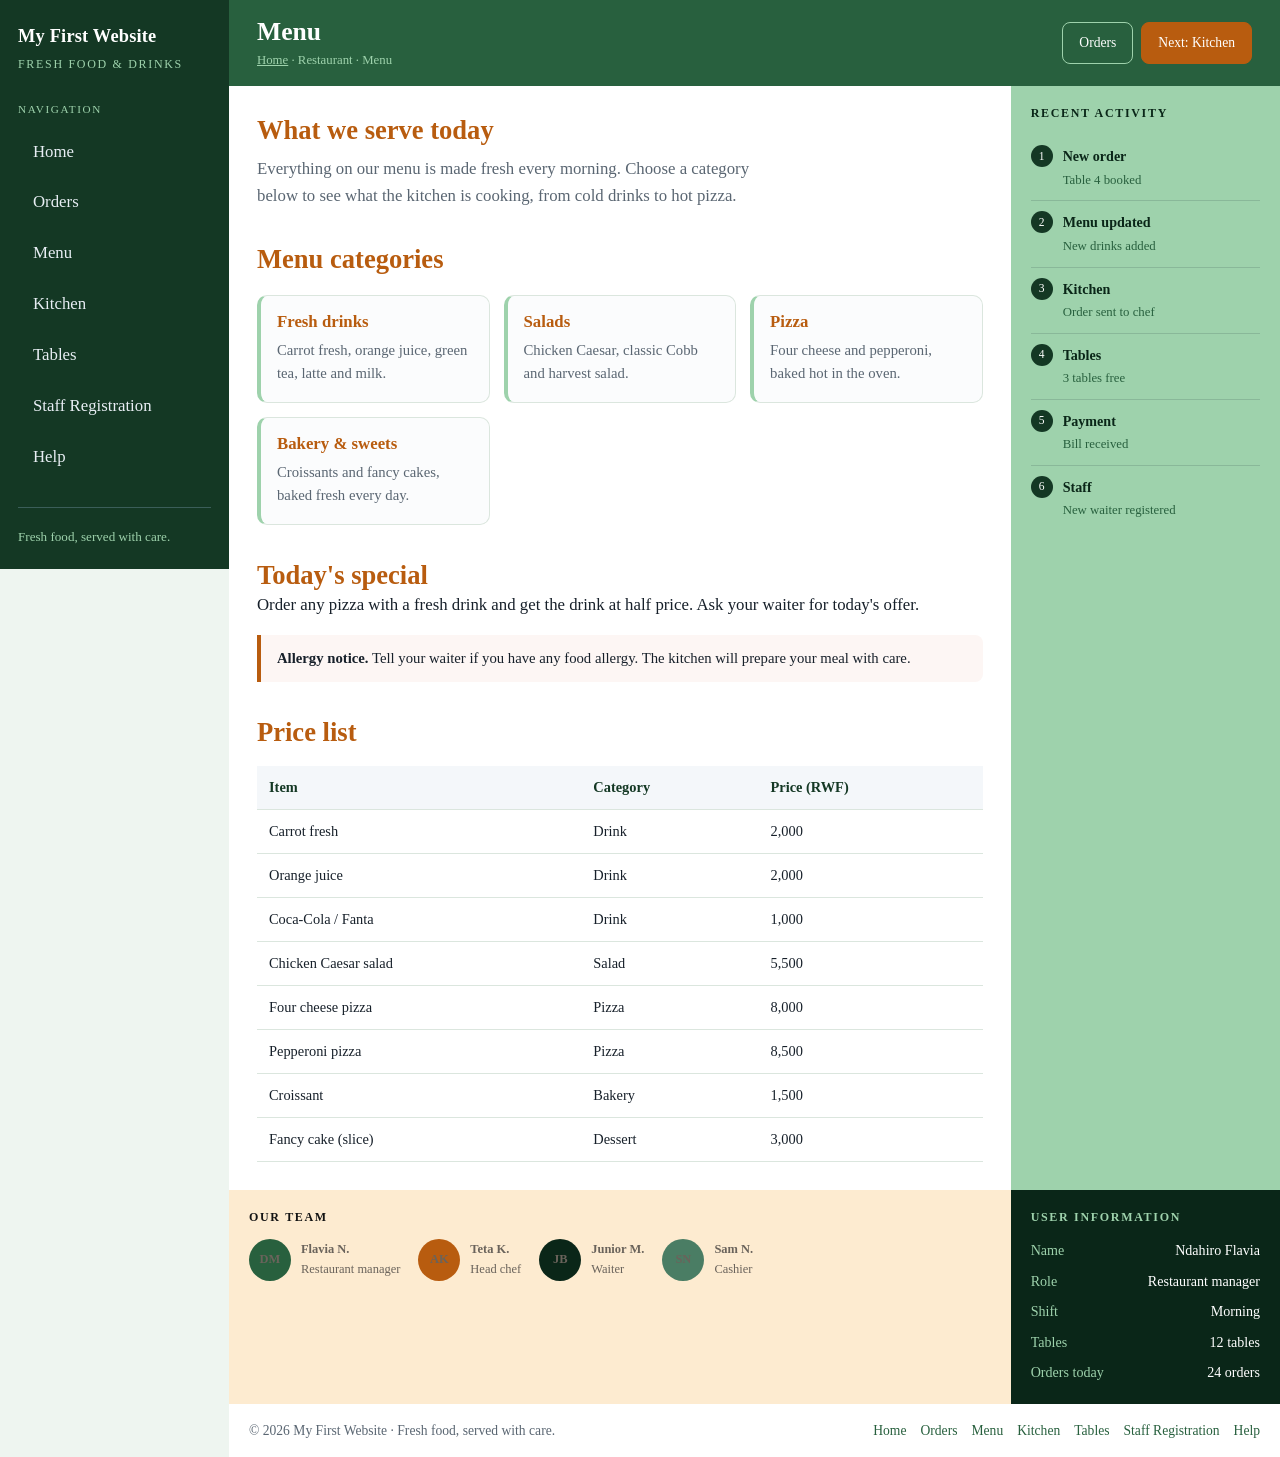
<file: index.html>
<!doctype html>
<html lang="en">
  <head>
    <meta charset="UTF-8" />
    <meta name="viewport" content="width=device-width, initial-scale=1.0" />
    <meta
      name="description"
      content="Restaurant menu: fresh drinks, salads, pizzas and desserts."
    />
    <title>Menu · My First Website</title>
    <link rel="stylesheet" href="css/styles.css" />
  </head>

  <body>
    <a class="skip-link" href="#main">Skip to main content</a>
    <div class="app">

      <aside class="sidebar">
        <p class="brand">My First Website<span>Fresh Food &amp; Drinks</span></p>

        <p class="nav-label">Navigation</p>
        <nav class="side-nav" aria-label="Main navigation">
          <ul>
            <li><a href="index.html">Home</a></li>
            <li><a href="Dashbroad.html">Orders</a></li>
            <li><a href="index.html">Menu</a></li>
            <li><a href="flex.html">Kitchen</a></li>
            <li><a href="grid.html">Tables</a></li>
            <li><a href="form.html">Staff Registration</a></li>
            <li><a href="docs.html">Help</a></li>
          </ul>
        </nav>

        <p class="side-note">Fresh food, served with care.</p>
      </aside>

      <header class="topbar">
        <div>
          <h1>Menu</h1>
          <p class="crumbs"><a href="index.html">Home</a> · Restaurant · Menu</p>
        </div>
        <div class="topbar-actions">
          <a class="btn" href="dashboard.html"> Orders</a>
          <a class="btn btn-solid" href="flex.html">Next: Kitchen </a>
        </div>
      </header>

      <main class="main panel" id="main">
        <h2>What we serve today</h2>
        <p class="lede">
          Everything on our menu is made fresh every morning. Choose a
          category below to see what the kitchen is cooking, from cold drinks
          to hot pizza.
        </p>

        <section>
          <h2>Menu categories</h2>
          <div class="cards">
            <div class="card">
              <h3>Fresh drinks</h3>
              <p>Carrot fresh, orange juice, green tea, latte and milk.</p>
            </div>
            <div class="card">
              <h3>Salads</h3>
              <p>Chicken Caesar, classic Cobb and harvest salad.</p>
            </div>
            <div class="card">
              <h3>Pizza</h3>
              <p>Four cheese and pepperoni, baked hot in the oven.</p>
            </div>
            <div class="card">
              <h3>Bakery &amp; sweets</h3>
              <p>Croissants and fancy cakes, baked fresh every day.</p>
            </div>
          </div>
        </section>

        <section>
          <h2>Today's special</h2>
          <p>
            Order any pizza with a fresh drink and get the drink at half
            price. Ask your waiter for today's offer.
          </p>

          <div class="note">
            <strong>Allergy notice.</strong> Tell your waiter if you have any
            food allergy. The kitchen will prepare your meal with care.
          </div>
        </section>

        <section>
          <h2>Price list</h2>
          <div class="table-wrap">
            <table>
              <thead>
                <tr>
                  <th>Item</th>
                  <th>Category</th>
                  <th>Price (RWF)</th>
                </tr>
              </thead>
              <tbody>
                <tr>
                  <td>Carrot fresh</td>
                  <td>Drink</td>
                  <td>2,000</td>
                </tr>
                <tr>
                  <td>Orange juice</td>
                  <td>Drink</td>
                  <td>2,000</td>
                </tr>
                <tr>
                  <td>Coca-Cola / Fanta</td>
                  <td>Drink</td>
                  <td>1,000</td>
                </tr>
                <tr>
                  <td>Chicken Caesar salad</td>
                  <td>Salad</td>
                  <td>5,500</td>
                </tr>
                <tr>
                  <td>Four cheese pizza</td>
                  <td>Pizza</td>
                  <td>8,000</td>
                </tr>
                <tr>
                  <td>Pepperoni pizza</td>
                  <td>Pizza</td>
                  <td>8,500</td>
                </tr>
                <tr>
                  <td>Croissant</td>
                  <td>Bakery</td>
                  <td>1,500</td>
                </tr>
                <tr>
                  <td>Fancy cake (slice)</td>
                  <td>Dessert</td>
                  <td>3,000</td>
                </tr>
              </tbody>
            </table>
          </div>
        </section>
      </main>

      <section class="history">
        <h2>Recent activity</h2>
        <ol>
          <li>
            <strong>New order</strong>
            <span>Table 4 booked</span>
          </li>
          <li>
            <strong>Menu updated</strong>
            <span>New drinks added</span>
          </li>
          <li>
            <strong>Kitchen</strong>
            <span>Order sent to chef</span>
          </li>
          <li>
            <strong>Tables</strong>
            <span>3 tables free</span>
          </li>
          <li>
            <strong>Payment</strong>
            <span>Bill received</span>
          </li>
          <li>
            <strong>Staff</strong>
            <span>New waiter registered</span>
          </li>
        </ol>
      </section>

      <section class="profiles">
        <h2>Our team</h2>
        <ul class="avatars">
          <li>
            <span class="avatar" aria-hidden="true">DM</span>
            <span><b>Flavia N.</b><span>Restaurant manager</span></span>
          </li>
          <li>
            <span class="avatar avatar-2" aria-hidden="true">AK</span>
            <span><b>Teta K.</b><span>Head chef</span></span>
          </li>
          <li>
            <span class="avatar avatar-3" aria-hidden="true">JB</span>
            <span><b>Junior M.</b><span>Waiter</span></span>
          </li>
          <li>
            <span class="avatar avatar-4" aria-hidden="true">SN</span>
            <span><b>Sam N.</b><span>Cashier</span></span>
          </li>
        </ul>
      </section>

      <section class="userinfo">
        <h2>User information</h2>
        <dl>
          <dt>Name</dt>
          <dd>Ndahiro Flavia</dd>
          <dt>Role</dt>
          <dd>Restaurant manager</dd>
          <dt>Shift</dt>
          <dd>Morning</dd>
          <dt>Tables</dt>
          <dd>12 tables</dd>
          <dt>Orders today</dt>
          <dd>24 orders</dd>
        </dl>
      </section>

      <footer class="footer">
        <p>© 2026 My First Website · Fresh food, served with care.</p>
        <nav aria-label="Footer navigation">
          <a href="index.html">Home</a>
          <a href="dashboard.html">Orders</a>
          <a href="index.html">Menu</a>
          <a href="flex.html">Kitchen</a>
          <a href="grid.html">Tables</a>
          <a href="form.html">Staff Registration</a>
          <a href="docs.html">Help</a>
        </nav>
      </footer>
    </div>
  </body>
</html>
</file>
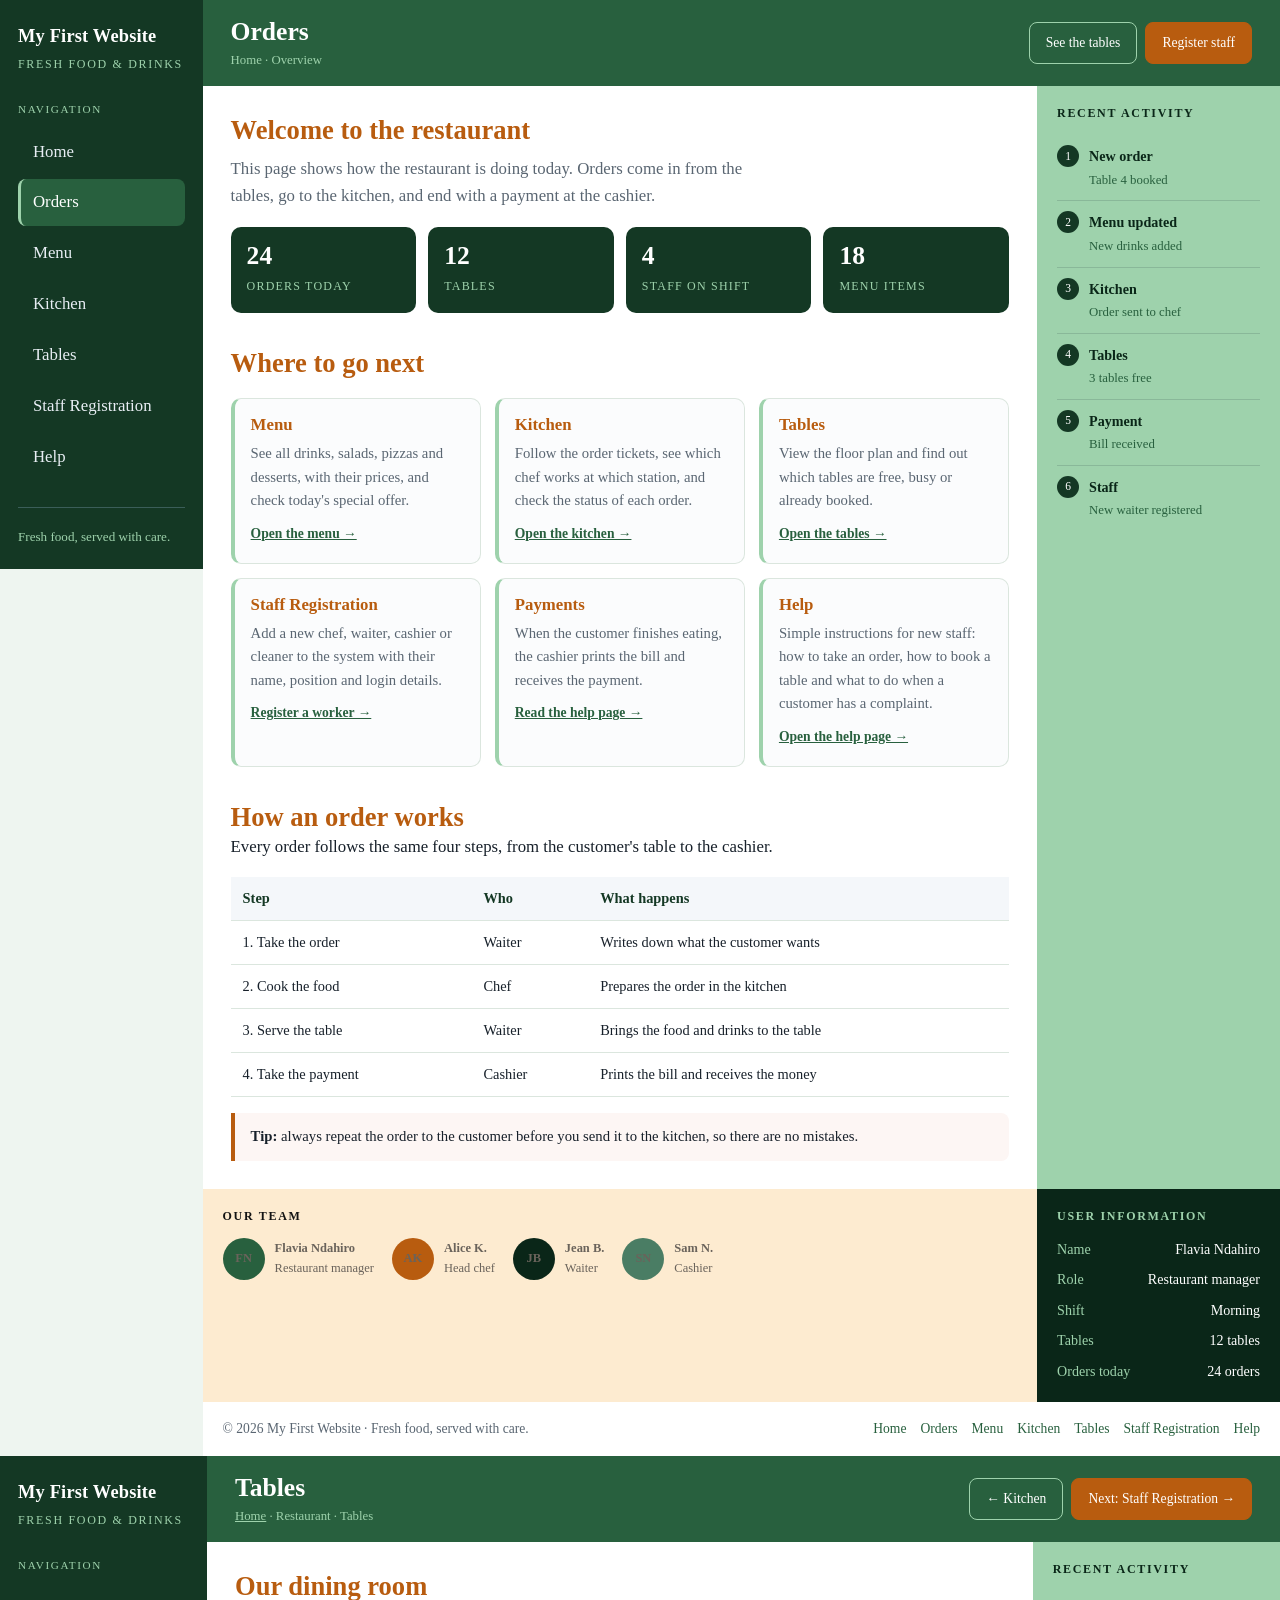
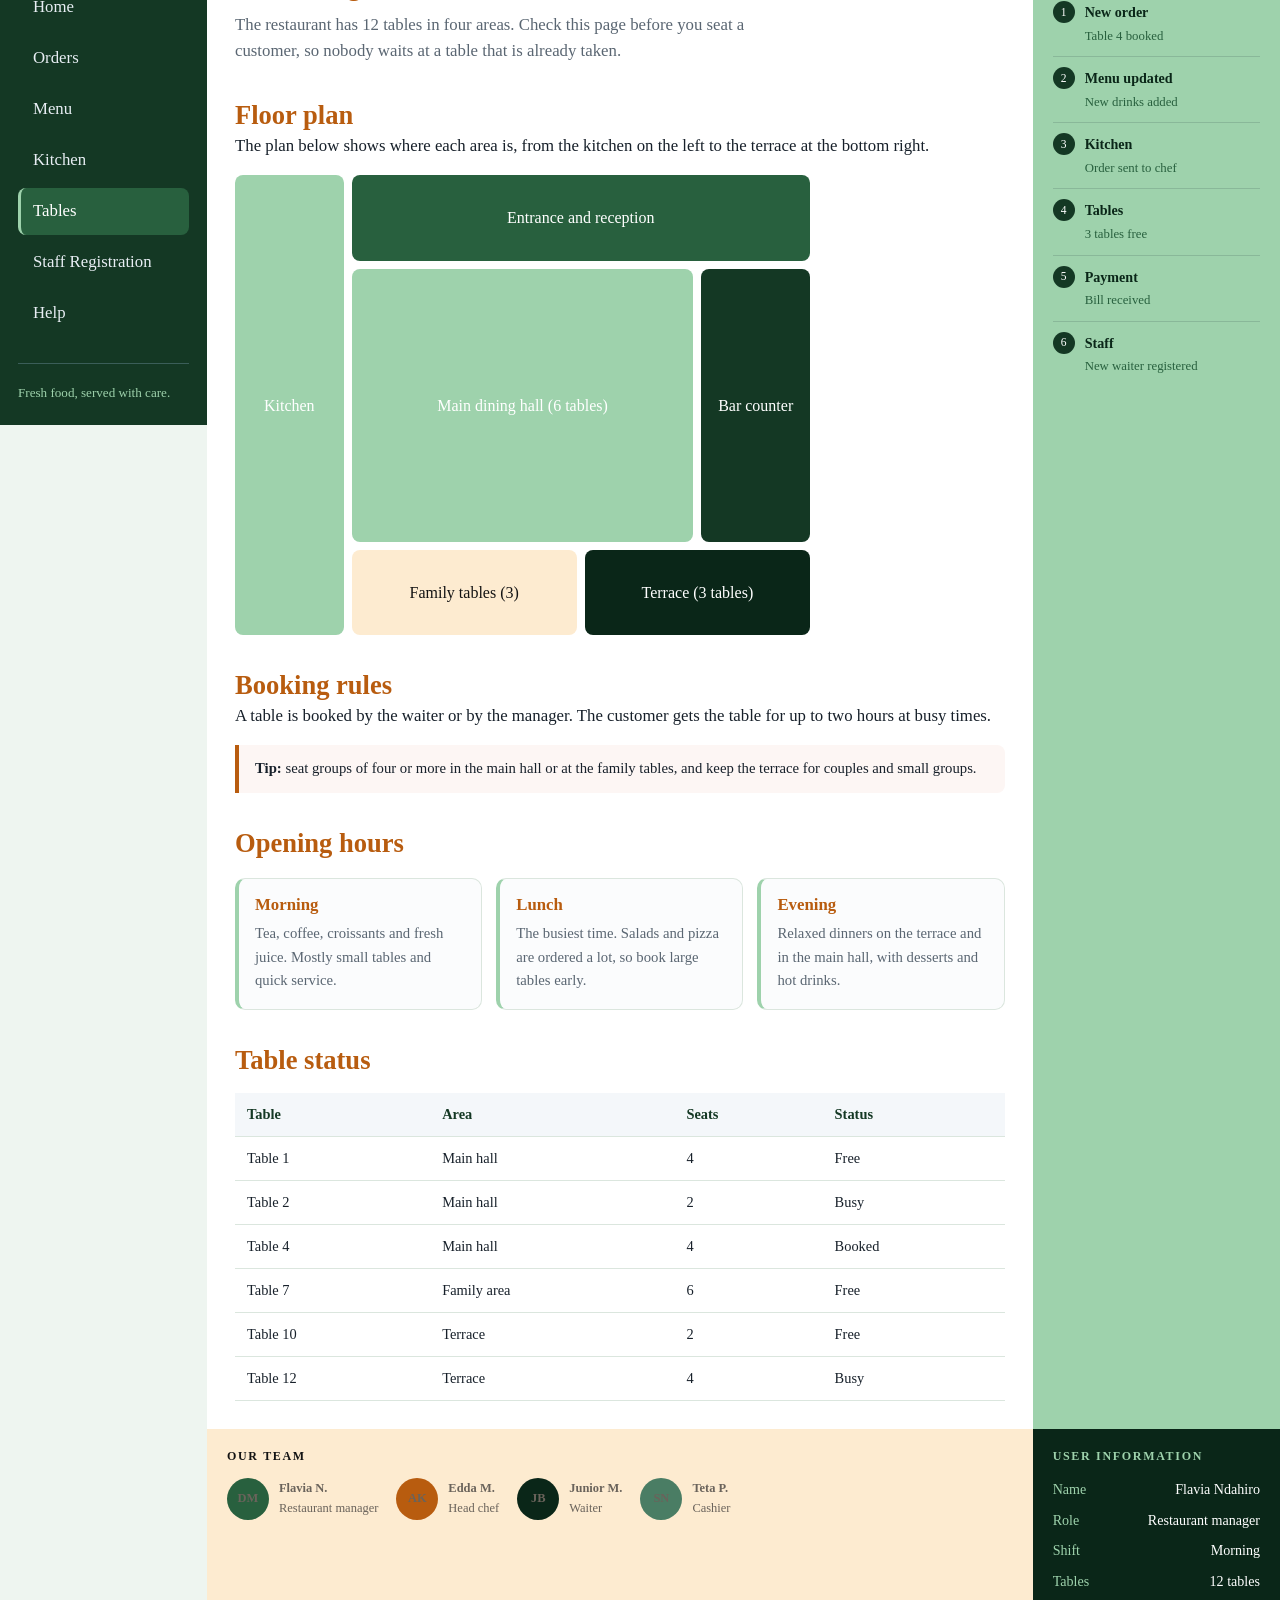
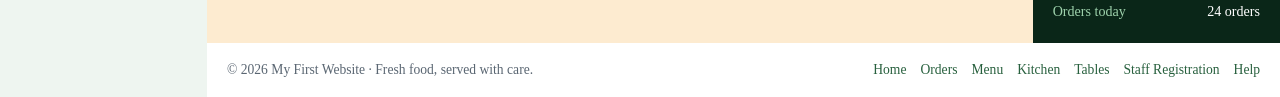
<file: Dashbroad.html>
<!doctype html>
<html lang="en">
  <head>
    <meta charset="UTF-8" />
    <meta name="viewport" content="width=device-width, initial-scale=1.0" />
    <meta
      name="description"
      content="Tables page: restaurant floor plan, table status and booking rules."
    />
    <title>Tables · My First Website</title>
    <link rel="stylesheet" href="css/styles.css" />
  </head>

  <body><!doctype html>
<html lang="en">
  <head>
    <meta charset="UTF-8" />
    <meta name="viewport" content="width=device-width, initial-scale=1.0" />
    <meta
      name="description"
      content="Orders overview: today's orders, menu, kitchen, tables and staff at a glance."
    />
    <title>Orders · My First Website</title>
    <link rel="stylesheet" href="css/styles.css" />
  </head>

  <body>
    <a class="skip-link" href="#main">Skip to main content</a>

    <div class="app">

      <aside class="sidebar">
        <p class="brand">My First Website<span>Fresh Food &amp; Drinks</span></p>

        <p class="nav-label">Navigation</p>
        <nav class="side-nav" aria-label="Main navigation">
          <ul>
            <li><a href="index.html">Home</a></li>
            <li><a href="dashboard.html" aria-current="page">Orders</a></li>
            <li><a href="index2.html">Menu</a></li>
            <li><a href="flex.html">Kitchen</a></li>
            <li><a href="grid.html">Tables</a></li>
            <li><a href="form.html">Staff Registration</a></li>
            <li><a href="docs.html">Help</a></li>
          </ul>
        </nav>

        <p class="side-note">Fresh food, served with care.</p>
      </aside>

      <header class="topbar">
        <div>
          <h1>Orders</h1>
          <p class="crumbs">Home · Overview</p>
        </div>
        <div class="topbar-actions">
          <a class="btn" href="grid.html">See the tables</a>
          <a class="btn btn-solid" href="form.html">Register staff</a>
        </div>
      </header>

      <main class="main panel" id="main">
        <h2>Welcome to the restaurant</h2>
        <p class="lede">
          This page shows how the restaurant is doing today. Orders come in
          from the tables, go to the kitchen, and end with a payment at the
          cashier.
        </p>

        <div class="stats">
          <div class="stat"><b>24</b><span>Orders today</span></div>
          <div class="stat"><b>12</b><span>Tables</span></div>
          <div class="stat"><b>4</b><span>Staff on shift</span></div>
          <div class="stat"><b>18</b><span>Menu items</span></div>
        </div>

        <section>
          <h2>Where to go next</h2>

          <div class="cards">
            <article class="card">
              <h3>Menu</h3>
              <p>
                See all drinks, salads, pizzas and desserts, with their
                prices, and check today's special offer.
              </p>
              <a href="index2.html">Open the menu →</a>
            </article>

            <article class="card">
              <h3>Kitchen</h3>
              <p>
                Follow the order tickets, see which chef works at which
                station, and check the status of each order.
              </p>
              <a href="flex.html">Open the kitchen →</a>
            </article>

            <article class="card">
              <h3>Tables</h3>
              <p>
                View the floor plan and find out which tables are free, busy
                or already booked.
              </p>
              <a href="grid.html">Open the tables →</a>
            </article>

            <article class="card">
              <h3>Staff Registration</h3>
              <p>
                Add a new chef, waiter, cashier or cleaner to the system with
                their name, position and login details.
              </p>
              <a href="form.html">Register a worker →</a>
            </article>

            <article class="card">
              <h3>Payments</h3>
              <p>
                When the customer finishes eating, the cashier prints the bill
                and receives the payment.
              </p>
              <a href="docs.html">Read the help page →</a>
            </article>

            <article class="card">
              <h3>Help</h3>
              <p>
                Simple instructions for new staff: how to take an order, how to
                book a table and what to do when a customer has a complaint.
              </p>
              <a href="docs.html">Open the help page →</a>
            </article>
          </div>
        </section>

        <section>
          <h2>How an order works</h2>
          <p>
            Every order follows the same four steps, from the customer's table
            to the cashier.
          </p>

          <div class="table-wrap">
            <table>
              <thead>
                <tr>
                  <th>Step</th>
                  <th>Who</th>
                  <th>What happens</th>
                </tr>
              </thead>
              <tbody>
                <tr>
                  <td>1. Take the order</td>
                  <td>Waiter</td>
                  <td>Writes down what the customer wants</td>
                </tr>
                <tr>
                  <td>2. Cook the food</td>
                  <td>Chef</td>
                  <td>Prepares the order in the kitchen</td>
                </tr>
                <tr>
                  <td>3. Serve the table</td>
                  <td>Waiter</td>
                  <td>Brings the food and drinks to the table</td>
                </tr>
                <tr>
                  <td>4. Take the payment</td>
                  <td>Cashier</td>
                  <td>Prints the bill and receives the money</td>
                </tr>
              </tbody>
            </table>
          </div>

          <div class="note">
            <strong>Tip:</strong> always repeat the order to the customer
            before you send it to the kitchen, so there are no mistakes.
          </div>
        </section>
      </main>

      <section class="history">
        <h2>Recent activity</h2>
        <ol>
          <li>
            <strong>New order</strong>
            <span>Table 4 booked</span>
          </li>
          <li>
            <strong>Menu updated</strong>
            <span>New drinks added</span>
          </li>
          <li>
            <strong>Kitchen</strong>
            <span>Order sent to chef</span>
          </li>
          <li>
            <strong>Tables</strong>
            <span>3 tables free</span>
          </li>
          <li>
            <strong>Payment</strong>
            <span>Bill received</span>
          </li>
          <li>
            <strong>Staff</strong>
            <span>New waiter registered</span>
          </li>
        </ol>
      </section>

      <section class="profiles">
        <h2>Our team</h2>
        <ul class="avatars">
          <li>
            <span class="avatar" aria-hidden="true">FN</span>
            <span><b>Flavia Ndahiro</b><span>Restaurant manager</span></span>
          </li>
          <li>
            <span class="avatar avatar-2" aria-hidden="true">AK</span>
            <span><b>Alice K.</b><span>Head chef</span></span>
          </li>
          <li>
            <span class="avatar avatar-3" aria-hidden="true">JB</span>
            <span><b>Jean B.</b><span>Waiter</span></span>
          </li>
          <li>
            <span class="avatar avatar-4" aria-hidden="true">SN</span>
            <span><b>Sam N.</b><span>Cashier</span></span>
          </li>
        </ul>
      </section>

      <section class="userinfo">
        <h2>User information</h2>
        <dl>
          <dt>Name</dt>
          <dd>Flavia Ndahiro</dd>
          <dt>Role</dt>
          <dd>Restaurant manager</dd>
          <dt>Shift</dt>
          <dd>Morning</dd>
          <dt>Tables</dt>
          <dd>12 tables</dd>
          <dt>Orders today</dt>
          <dd>24 orders</dd>
        </dl>
      </section>

      <footer class="footer">
        <p>© 2026 My First Website · Fresh food, served with care.</p>
        <nav aria-label="Footer navigation">
          <a href="index.html">Home</a>
          <a href="dashboard.html">Orders</a>
          <a href="index2.html">Menu</a>
          <a href="flex.html">Kitchen</a>
          <a href="grid.html">Tables</a>
          <a href="form.html">Staff Registration</a>
          <a href="docs.html">Help</a>
        </nav>
      </footer>
    </div>
  </body>
</html>
    <a class="skip-link" href="#main">Skip to main content</a>
    <div class="app">

      <aside class="sidebar">
        <p class="brand">My First Website<span>Fresh Food &amp; Drinks</span></p>

        <p class="nav-label">Navigation</p>
        <nav class="side-nav" aria-label="Main navigation">
          <ul>
            <li><a href="index.html">Home</a></li>
            <li><a href="dashboard.html">Orders</a></li>
            <li><a href="index2.html">Menu</a></li>
            <li><a href="flex.html">Kitchen</a></li>
            <li><a href="grid.html" aria-current="page">Tables</a></li>
            <li><a href="form.html">Staff Registration</a></li>
            <li><a href="docs.html">Help</a></li>
          </ul>
        </nav>

        <p class="side-note">Fresh food, served with care.</p>
      </aside>

      <header class="topbar">
        <div>
          <h1>Tables</h1>
          <p class="crumbs"><a href="index.html">Home</a> · Restaurant · Tables</p>
        </div>
        <div class="topbar-actions">
          <a class="btn" href="flex.html">← Kitchen</a>
          <a class="btn btn-solid" href="form.html">Next: Staff Registration →</a>
        </div>
      </header>

      <main class="main panel" id="main">
        <h2>Our dining room</h2>
        <p class="lede">
          The restaurant has 12 tables in four areas. Check this page before
          you seat a customer, so nobody waits at a table that is already
          taken.
        </p>

        <section>
          <h2>Floor plan</h2>
          <p>
            The plan below shows where each area is, from the kitchen on the
            left to the terrace at the bottom right.
          </p>

          <div class="grid-demo">
            <div class="div1">Kitchen</div>
            <div class="div2">Entrance and reception</div>
            <div class="div3">Main dining hall (6 tables)</div>
            <div class="div8">Bar counter</div>
            <div class="div9">Family tables (3)</div>
            <div class="div10">Terrace (3 tables)</div>
          </div>
        </section>

        <section>
          <h2>Booking rules</h2>
          <p>
            A table is booked by the waiter or by the manager. The customer
            gets the table for up to two hours at busy times.
          </p>

          <div class="note">
            <strong>Tip:</strong> seat groups of four or more in the main hall
            or at the family tables, and keep the terrace for couples and small
            groups.
          </div>
        </section>

        <section>
          <h2>Opening hours</h2>
          <div class="cards">
            <article class="card">
              <h3>Morning</h3>
              <p>
                Tea, coffee, croissants and fresh juice. Mostly small tables
                and quick service.
              </p>
            </article>
            <article class="card">
              <h3>Lunch</h3>
              <p>
                The busiest time. Salads and pizza are ordered a lot, so book
                large tables early.
              </p>
            </article>
            <article class="card">
              <h3>Evening</h3>
              <p>
                Relaxed dinners on the terrace and in the main hall, with
                desserts and hot drinks.
              </p>
            </article>
          </div>
        </section>

        <section>
          <h2>Table status</h2>
          <div class="table-wrap">
            <table>
              <thead>
                <tr>
                  <th>Table</th>
                  <th>Area</th>
                  <th>Seats</th>
                  <th>Status</th>
                </tr>
              </thead>
              <tbody>
                <tr>
                  <td>Table 1</td>
                  <td>Main hall</td>
                  <td>4</td>
                  <td>Free</td>
                </tr>
                <tr>
                  <td>Table 2</td>
                  <td>Main hall</td>
                  <td>2</td>
                  <td>Busy</td>
                </tr>
                <tr>
                  <td>Table 4</td>
                  <td>Main hall</td>
                  <td>4</td>
                  <td>Booked</td>
                </tr>
                <tr>
                  <td>Table 7</td>
                  <td>Family area</td>
                  <td>6</td>
                  <td>Free</td>
                </tr>
                <tr>
                  <td>Table 10</td>
                  <td>Terrace</td>
                  <td>2</td>
                  <td>Free</td>
                </tr>
                <tr>
                  <td>Table 12</td>
                  <td>Terrace</td>
                  <td>4</td>
                  <td>Busy</td>
                </tr>
              </tbody>
            </table>
          </div>
        </section>
      </main>

      <section class="history">
        <h2>Recent activity</h2>
        <ol>
          <li>
            <strong>New order</strong>
            <span>Table 4 booked</span>
          </li>
          <li>
            <strong>Menu updated</strong>
            <span>New drinks added</span>
          </li>
          <li>
            <strong>Kitchen</strong>
            <span>Order sent to chef</span>
          </li>
          <li>
            <strong>Tables</strong>
            <span>3 tables free</span>
          </li>
          <li>
            <strong>Payment</strong>
            <span>Bill received</span>
          </li>
          <li>
            <strong>Staff</strong>
            <span>New waiter registered</span>
          </li>
        </ol>
      </section>

      <section class="profiles">
        <h2>Our team</h2>
        <ul class="avatars">
          <li>
            <span class="avatar" aria-hidden="true">DM</span>
            <span><b>Flavia N.</b><span>Restaurant manager</span></span>
          </li>
          <li>
            <span class="avatar avatar-2" aria-hidden="true">AK</span>
            <span><b>Edda M.</b><span>Head chef</span></span>
          </li>
          <li>
            <span class="avatar avatar-3" aria-hidden="true">JB</span>
            <span><b>Junior M.</b><span>Waiter</span></span>
          </li>
          <li>
            <span class="avatar avatar-4" aria-hidden="true">SN</span>
            <span><b>Teta P.</b><span>Cashier</span></span>
          </li>
        </ul>
      </section>

      <section class="userinfo">
        <h2>User information</h2>
        <dl>
          <dt>Name</dt>
          <dd>Flavia Ndahiro</dd>
          <dt>Role</dt>
          <dd>Restaurant manager</dd>
          <dt>Shift</dt>
          <dd>Morning</dd>
          <dt>Tables</dt>
          <dd>12 tables</dd>
          <dt>Orders today</dt>
          <dd>24 orders</dd>
        </dl>
      </section>

      <footer class="footer">
        <p>© 2026 My First Website · Fresh food, served with care.</p>
        <nav aria-label="Footer navigation">
          <a href="index.html">Home</a>
          <a href="dashboard.html">Orders</a>
          <a href="index2.html">Menu</a>
          <a href="flex.html">Kitchen</a>
          <a href="grid.html">Tables</a>
          <a href="form.html">Staff Registration</a>
          <a href="docs.html">Help</a>
        </nav>
      </footer>
    </div>
  </body>
</html>
</file>
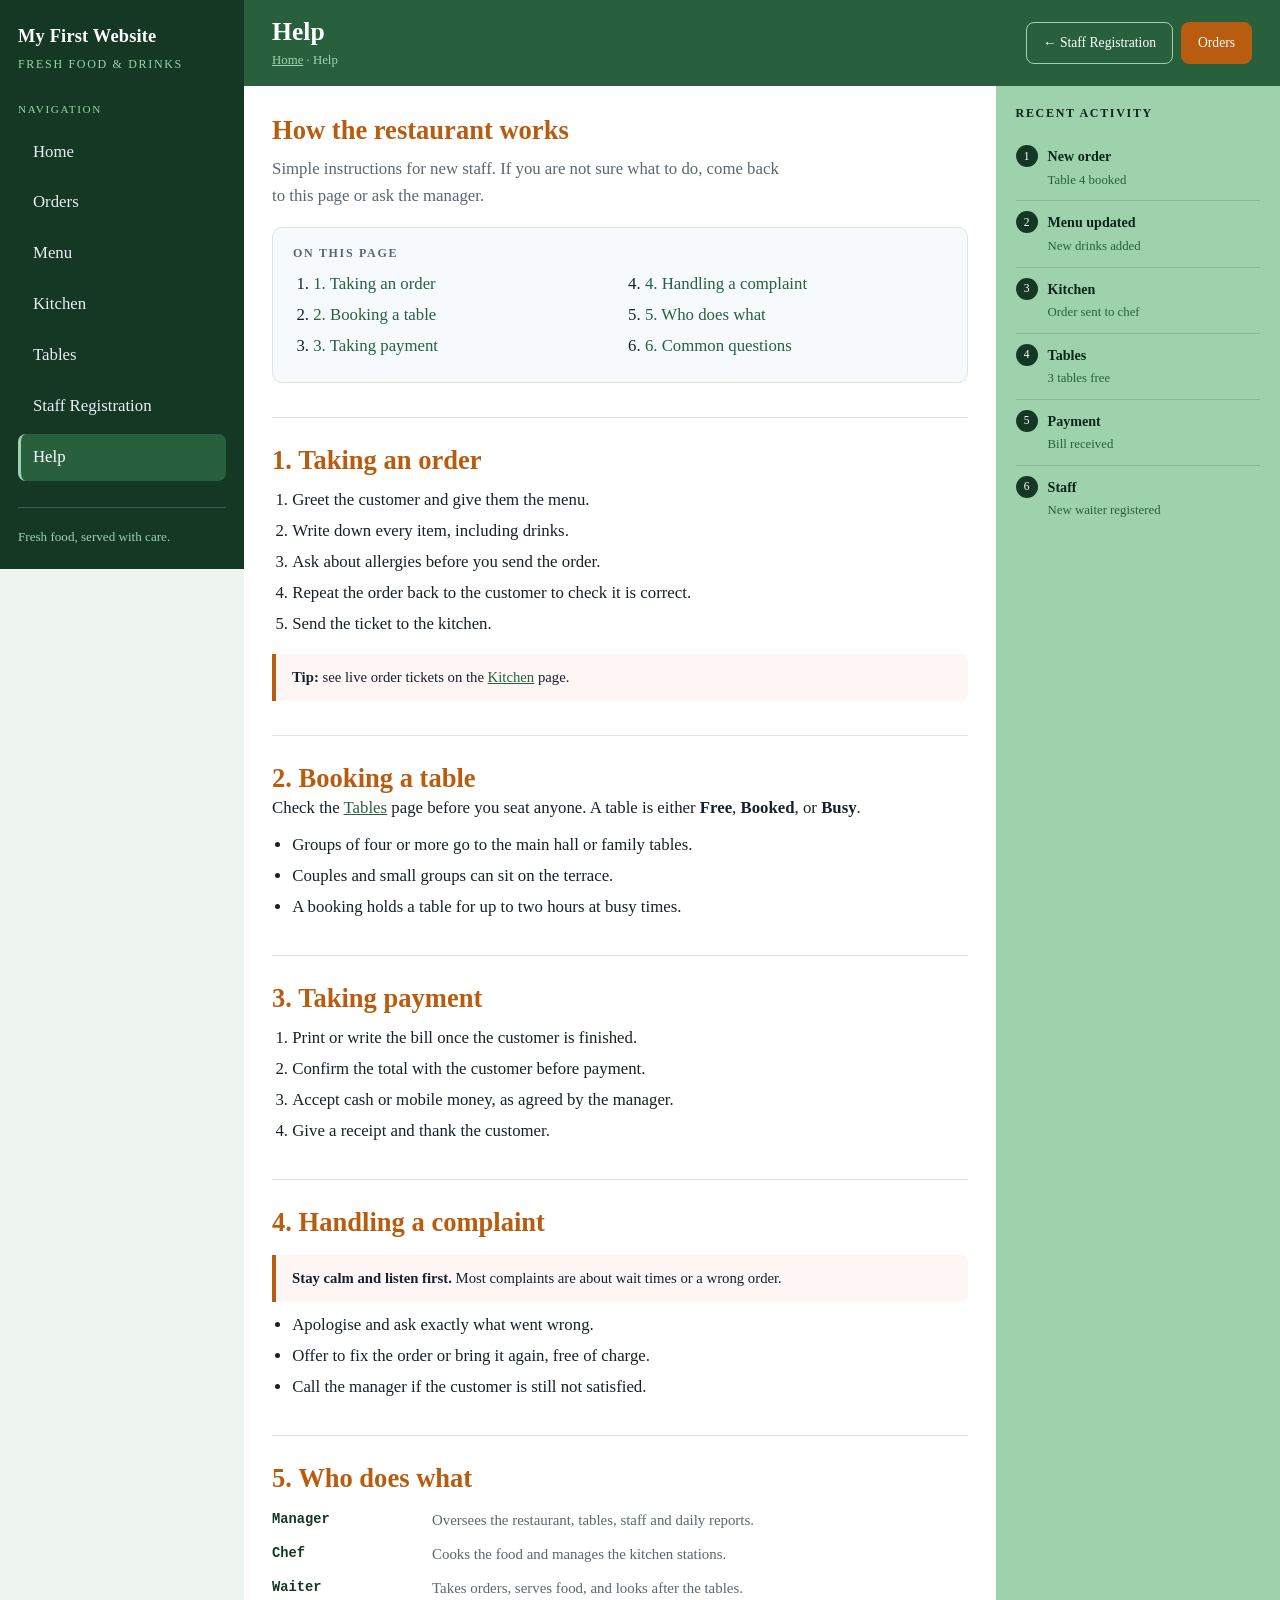
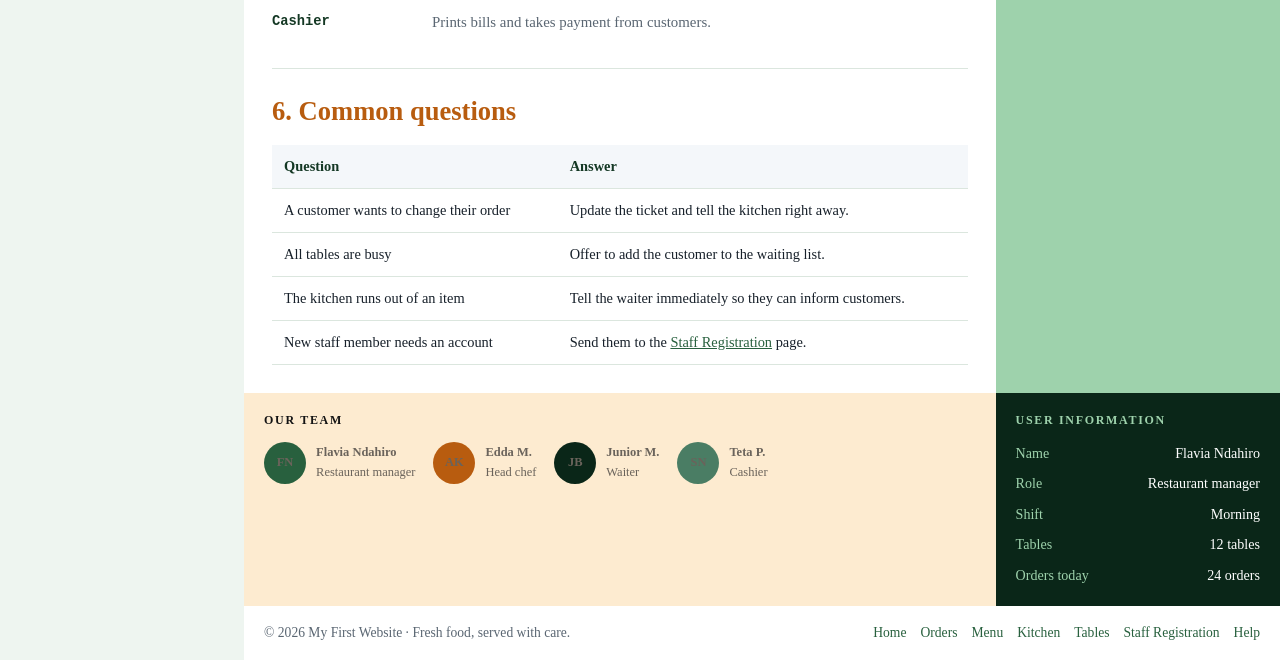
<file: docs.html>
<!doctype html>
<html lang="en">
  <head>
    <meta charset="UTF-8" />
    <meta name="viewport" content="width=device-width, initial-scale=1.0" />
    <meta
      name="description"
      content="Help page for staff: how to take an order, book a table, take payment and handle complaints."
    />
    <title>Help · My First Website</title>
    <link rel="stylesheet" href="css/styles.css" />
  </head>

  <body>
    <a class="skip-link" href="#main">Skip to main content</a>
    <div class="app">

      <aside class="sidebar">
        <p class="brand">My First Website<span>Fresh Food &amp; Drinks</span></p>

        <p class="nav-label">Navigation</p>
        <nav class="side-nav" aria-label="Main navigation">
          <ul>
            <li><a href="index.html">Home</a></li>
            <li><a href="dashboard.html">Orders</a></li>
            <li><a href="index2.html">Menu</a></li>
            <li><a href="flex.html">Kitchen</a></li>
            <li><a href="grid.html">Tables</a></li>
            <li><a href="form.html">Staff Registration</a></li>
            <li><a href="docs.html" aria-current="page">Help</a></li>
          </ul>
        </nav>

        <p class="side-note">Fresh food, served with care.</p>
      </aside>

      <header class="topbar">
        <div>
          <h1>Help</h1>
          <p class="crumbs"><a href="index.html">Home</a> · Help</p>
        </div>
        <div class="topbar-actions">
          <a class="btn" href="form.html">← Staff Registration</a>
          <a class="btn btn-solid" href="dashboard.html">Orders</a>
        </div>
      </header>

      <main class="main panel" id="main">
        <h2>How the restaurant works</h2>
        <p class="lede">
          Simple instructions for new staff. If you are not sure what to do,
          come back to this page or ask the manager.
        </p>

        <div class="toc">
          <h3>On this page</h3>
          <ol>
            <li><a href="#order">1. Taking an order</a></li>
            <li><a href="#table">2. Booking a table</a></li>
            <li><a href="#payment">3. Taking payment</a></li>
            <li><a href="#complaint">4. Handling a complaint</a></li>
            <li><a href="#roles">5. Who does what</a></li>
            <li><a href="#faq">6. Common questions</a></li>
          </ol>
        </div>

        <section class="doc-section" id="order">
          <h2>1. Taking an order</h2>
          <ol>
            <li>Greet the customer and give them the menu.</li>
            <li>Write down every item, including drinks.</li>
            <li>Ask about allergies before you send the order.</li>
            <li>Repeat the order back to the customer to check it is correct.</li>
            <li>Send the ticket to the kitchen.</li>
          </ol>
          <div class="note">
            <strong>Tip:</strong> see live order tickets on the
            <a href="flex.html">Kitchen</a> page.
          </div>
        </section>

        <section class="doc-section" id="table">
          <h2>2. Booking a table</h2>
          <p>
            Check the <a href="grid.html">Tables</a> page before you seat
            anyone. A table is either <strong>Free</strong>,
            <strong>Booked</strong>, or <strong>Busy</strong>.
          </p>
          <ul>
            <li>Groups of four or more go to the main hall or family tables.</li>
            <li>Couples and small groups can sit on the terrace.</li>
            <li>A booking holds a table for up to two hours at busy times.</li>
          </ul>
        </section>

        <section class="doc-section" id="payment">
          <h2>3. Taking payment</h2>
          <ol>
            <li>Print or write the bill once the customer is finished.</li>
            <li>Confirm the total with the customer before payment.</li>
            <li>Accept cash or mobile money, as agreed by the manager.</li>
            <li>Give a receipt and thank the customer.</li>
          </ol>
        </section>

        <section class="doc-section" id="complaint">
          <h2>4. Handling a complaint</h2>
          <div class="note">
            <strong>Stay calm and listen first.</strong> Most complaints are
            about wait times or a wrong order.
          </div>
          <ul>
            <li>Apologise and ask exactly what went wrong.</li>
            <li>Offer to fix the order or bring it again, free of charge.</li>
            <li>Call the manager if the customer is still not satisfied.</li>
          </ul>
        </section>

        <section class="doc-section" id="roles">
          <h2>5. Who does what</h2>
          <div class="defs">
            <dt>Manager</dt>
            <dd>Oversees the restaurant, tables, staff and daily reports.</dd>
            <dt>Chef</dt>
            <dd>Cooks the food and manages the kitchen stations.</dd>
            <dt>Waiter</dt>
            <dd>Takes orders, serves food, and looks after the tables.</dd>
            <dt>Cashier</dt>
            <dd>Prints bills and takes payment from customers.</dd>
          </div>
        </section>

        <section class="doc-section" id="faq">
          <h2>6. Common questions</h2>
          <div class="table-wrap">
            <table>
              <thead>
                <tr>
                  <th>Question</th>
                  <th>Answer</th>
                </tr>
              </thead>
              <tbody>
                <tr>
                  <td>A customer wants to change their order</td>
                  <td>Update the ticket and tell the kitchen right away.</td>
                </tr>
                <tr>
                  <td>All tables are busy</td>
                  <td>Offer to add the customer to the waiting list.</td>
                </tr>
                <tr>
                  <td>The kitchen runs out of an item</td>
                  <td>Tell the waiter immediately so they can inform customers.</td>
                </tr>
                <tr>
                  <td>New staff member needs an account</td>
                  <td>Send them to the <a href="form.html">Staff Registration</a> page.</td>
                </tr>
              </tbody>
            </table>
          </div>
        </section>
      </main>

      <section class="history">
        <h2>Recent activity</h2>
        <ol>
          <li>
            <strong>New order</strong>
            <span>Table 4 booked</span>
          </li>
          <li>
            <strong>Menu updated</strong>
            <span>New drinks added</span>
          </li>
          <li>
            <strong>Kitchen</strong>
            <span>Order sent to chef</span>
          </li>
          <li>
            <strong>Tables</strong>
            <span>3 tables free</span>
          </li>
          <li>
            <strong>Payment</strong>
            <span>Bill received</span>
          </li>
          <li>
            <strong>Staff</strong>
            <span>New waiter registered</span>
          </li>
        </ol>
      </section>

      <section class="profiles">
        <h2>Our team</h2>
        <ul class="avatars">
          <li>
            <span class="avatar" aria-hidden="true">FN</span>
            <span><b>Flavia Ndahiro</b><span>Restaurant manager</span></span>
          </li>
          <li>
            <span class="avatar avatar-2" aria-hidden="true">AK</span>
            <span><b>Edda M.</b><span>Head chef</span></span>
          </li>
          <li>
            <span class="avatar avatar-3" aria-hidden="true">JB</span>
            <span><b>Junior M.</b><span>Waiter</span></span>
          </li>
          <li>
            <span class="avatar avatar-4" aria-hidden="true">SN</span>
            <span><b>Teta P.</b><span>Cashier</span></span>
          </li>
        </ul>
      </section>

      <section class="userinfo">
        <h2>User information</h2>
        <dl>
          <dt>Name</dt>
          <dd>Flavia Ndahiro</dd>
          <dt>Role</dt>
          <dd>Restaurant manager</dd>
          <dt>Shift</dt>
          <dd>Morning</dd>
          <dt>Tables</dt>
          <dd>12 tables</dd>
          <dt>Orders today</dt>
          <dd>24 orders</dd>
        </dl>
      </section>

      <footer class="footer">
        <p>© 2026 My First Website · Fresh food, served with care.</p>
        <nav aria-label="Footer navigation">
          <a href="index.html">Home</a>
          <a href="dashboard.html">Orders</a>
          <a href="index2.html">Menu</a>
          <a href="flex.html">Kitchen</a>
          <a href="grid.html">Tables</a>
          <a href="form.html">Staff Registration</a>
          <a href="docs.html">Help</a>
        </nav>
      </footer>
    </div>
  </body>
</html>
</file>
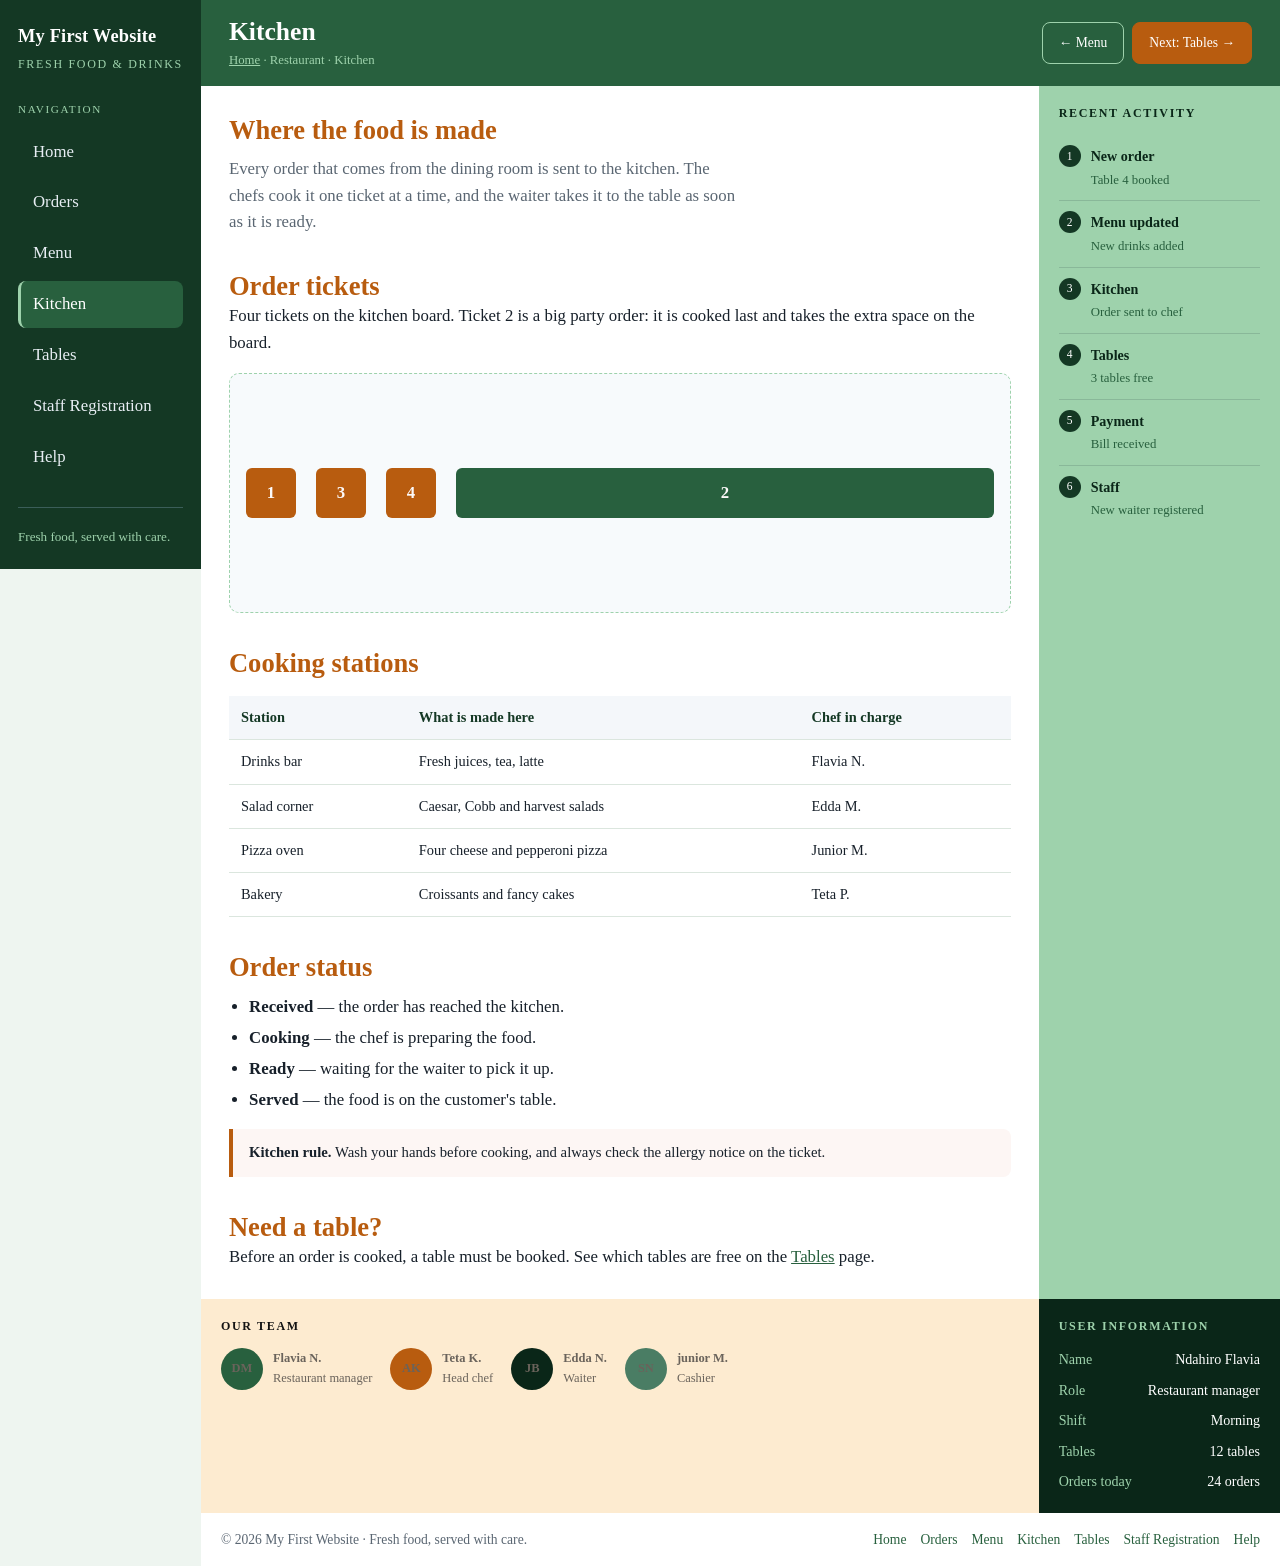
<file: flex.html>
<!doctype html>
<html lang="en">
  <head>
    <meta charset="UTF-8" />
    <meta name="viewport" content="width=device-width, initial-scale=1.0" />
    <meta
      name="description"
      content="Kitchen page: order tickets, cooking stations and order status."
    />
    <title>Kitchen · My First Website</title>
    <link rel="stylesheet" href="css/styles.css" />
  </head>

  <body>
    <a class="skip-link" href="#main">Skip to main content</a>
    <div class="app">

      <aside class="sidebar">
        <p class="brand">My First Website<span>Fresh Food &amp; Drinks</span></p>

        <p class="nav-label">Navigation</p>
        <nav class="side-nav" aria-label="Main navigation">
          <ul>
            <li><a href="index.html">Home</a></li>
            <li><a href="dashboard.html">Orders</a></li>
            <li><a href="index2.html">Menu</a></li>
            <li><a href="flex.html" aria-current="page">Kitchen</a></li>
            <li><a href="grid.html">Tables</a></li>
            <li><a href="form.html">Staff Registration</a></li>
            <li><a href="docs.html">Help</a></li>
          </ul>
        </nav>

        <p class="side-note">Fresh food, served with care.</p>
      </aside>

      <header class="topbar">
        <div>
          <h1>Kitchen</h1>
          <p class="crumbs"><a href="index.html">Home</a> · Restaurant · Kitchen</p>
        </div>
        <div class="topbar-actions">
          <a class="btn" href="index2.html">← Menu</a>
          <a class="btn btn-solid" href="grid.html">Next: Tables →</a>
        </div>
      </header>

      <main class="main panel" id="main">
        <h2>Where the food is made</h2>
        <p class="lede">
          Every order that comes from the dining room is sent to the kitchen.
          The chefs cook it one ticket at a time, and the waiter takes it to
          the table as soon as it is ready.
        </p>

        <section>
          <h2>Order tickets</h2>
          <p>
            Four tickets on the kitchen board. Ticket 2 is a big party order:
            it is cooked last and takes the extra space on the board.
          </p>

          <div class="flex-demo">
            <div class="child">1</div>
            <div class="child">2</div>
            <div class="child">3</div>
            <div class="child">4</div>
          </div>
        </section>

        <section>
          <h2>Cooking stations</h2>
          <div class="table-wrap">
            <table>
              <thead>
                <tr>
                  <th>Station</th>
                  <th>What is made here</th>
                  <th>Chef in charge</th>
                </tr>
              </thead>
              <tbody>
                <tr>
                  <td>Drinks bar</td>
                  <td>Fresh juices, tea, latte</td>
                  <td>Flavia N.</td>
                </tr>
                <tr>
                  <td>Salad corner</td>
                  <td>Caesar, Cobb and harvest salads</td>
                  <td>Edda M.</td>
                </tr>
                <tr>
                  <td>Pizza oven</td>
                  <td>Four cheese and pepperoni pizza</td>
                  <td>Junior M.</td>
                </tr>
                <tr>
                  <td>Bakery</td>
                  <td>Croissants and fancy cakes</td>
                  <td>Teta P.</td>
                </tr>
              </tbody>
            </table>
          </div>
        </section>

        <section>
          <h2>Order status</h2>
          <ul>
            <li><strong>Received</strong> — the order has reached the kitchen.</li>
            <li><strong>Cooking</strong> — the chef is preparing the food.</li>
            <li><strong>Ready</strong> — waiting for the waiter to pick it up.</li>
            <li><strong>Served</strong> — the food is on the customer's table.</li>
          </ul>

          <div class="note">
            <strong>Kitchen rule.</strong> Wash your hands before cooking, and
            always check the allergy notice on the ticket.
          </div>
        </section>

        <section>
          <h2>Need a table?</h2>
          <p>
            Before an order is cooked, a table must be booked. See which tables
            are free on the <a href="grid.html">Tables</a> page.
          </p>
        </section>
      </main>

      <section class="history">
        <h2>Recent activity</h2>
        <ol>
          <li>
            <strong>New order</strong>
            <span>Table 4 booked</span>
          </li>
          <li>
            <strong>Menu updated</strong>
            <span>New drinks added</span>
          </li>
          <li>
            <strong>Kitchen</strong>
            <span>Order sent to chef</span>
          </li>
          <li>
            <strong>Tables</strong>
            <span>3 tables free</span>
          </li>
          <li>
            <strong>Payment</strong>
            <span>Bill received</span>
          </li>
          <li>
            <strong>Staff</strong>
            <span>New waiter registered</span>
          </li>
        </ol>
      </section>

      <section class="profiles">
        <h2>Our team</h2>
        <ul class="avatars">
          <li>
            <span class="avatar" aria-hidden="true">DM</span>
            <span><b>Flavia N.</b><span>Restaurant manager</span></span>
          </li>
          <li>
            <span class="avatar avatar-2" aria-hidden="true">AK</span>
            <span><b>Teta K.</b><span>Head chef</span></span>
          </li>
          <li>
            <span class="avatar avatar-3" aria-hidden="true">JB</span>
            <span><b>Edda N.</b><span>Waiter</span></span>
          </li>
          <li>
            <span class="avatar avatar-4" aria-hidden="true">SN</span>
            <span><b>junior M.</b><span>Cashier</span></span>
          </li>
        </ul>
      </section>

      <section class="userinfo">
        <h2>User information</h2>
        <dl>
          <dt>Name</dt>
          <dd>Ndahiro Flavia</dd>
          <dt>Role</dt>
          <dd>Restaurant manager</dd>
          <dt>Shift</dt>
          <dd>Morning</dd>
          <dt>Tables</dt>
          <dd>12 tables</dd>
          <dt>Orders today</dt>
          <dd>24 orders</dd>
        </dl>
      </section>

      <footer class="footer">
        <p>© 2026 My First Website · Fresh food, served with care.</p>
        <nav aria-label="Footer navigation">
          <a href="index.html">Home</a>
          <a href="dashboard.html">Orders</a>
          <a href="index2.html">Menu</a>
          <a href="flex.html">Kitchen</a>
          <a href="grid.html">Tables</a>
          <a href="form.html">Staff Registration</a>
          <a href="docs.html">Help</a>
        </nav>
      </footer>
    </div>
  </body>
</html>
</file>
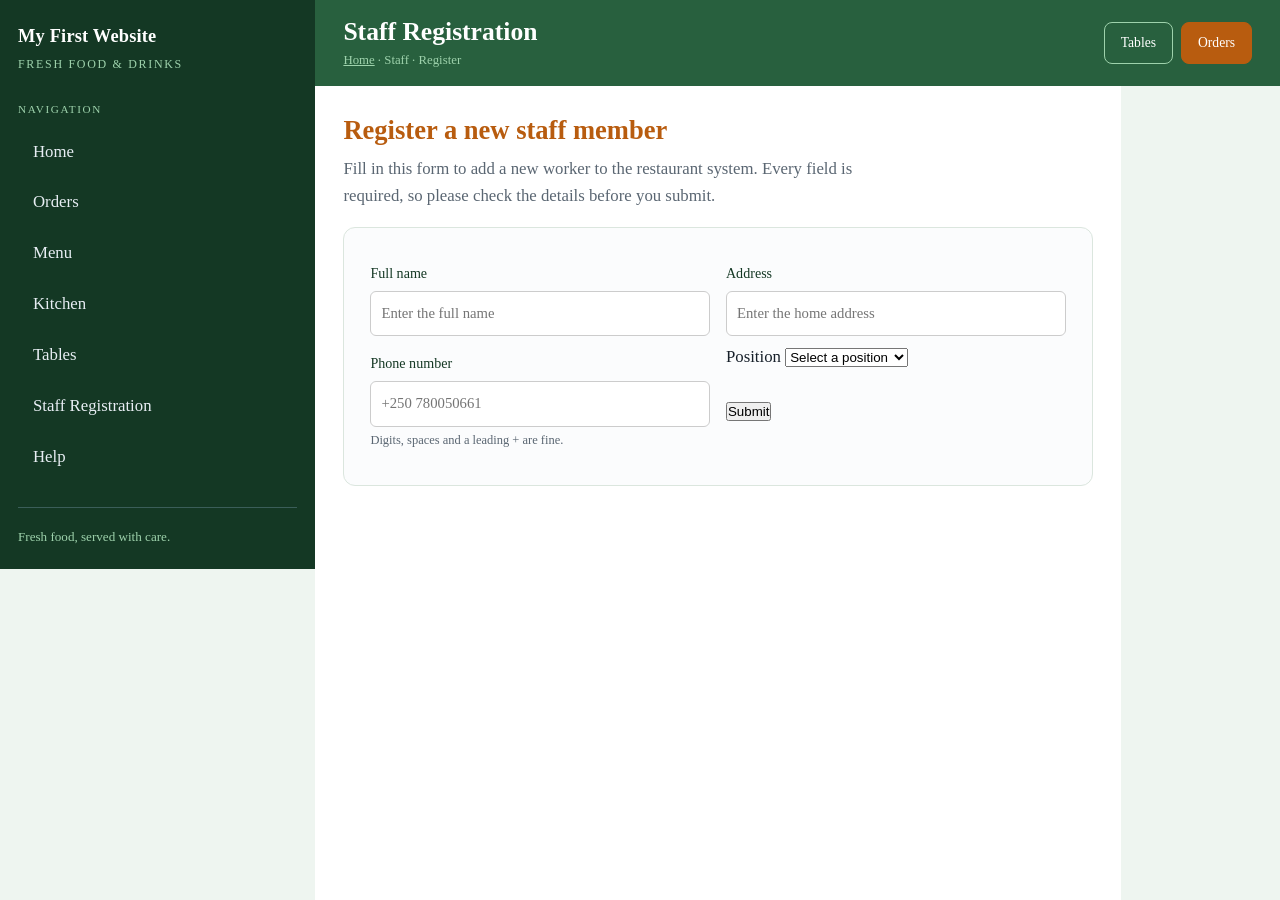
<file: form.html>
<!doctype html>
<html lang="en">
  <head>
    <meta charset="UTF-8"/>
    <meta name="viewport" content="width=device-width, initial-scale=1.0"/>
    <meta
      name="description"
      content="Staff registration form for the restaurant: name, address, position, user name and password."
    />
    <title>Staff Registration · My First Website</title>
    <link rel="stylesheet" href="css/styles.css" />
  </head>

  <body>
    <a class="skip-link" href="#main">Skip to main content</a>
    <div class="app">
   
      <aside class="sidebar">
        <p class="brand">My First Website<span>Fresh Food &amp; Drinks</span></p>

        <p class="nav-label">Navigation</p>
        <nav class="side-nav" aria-label="Main navigation">
          <ul>
            <li><a href="index.html">Home</a></li>
            <li><a href="dashboard.html">Orders</a></li>
            <li><a href="index2.html">Menu</a></li>
            <li><a href="flex.html">Kitchen</a></li>
            <li><a href="grid.html">Tables</a></li>
            <li><a href="form.html">Staff Registration</a></li>
            <li><a href="docs.html">Help</a></li>
          </ul>
        </nav>

        <p class="side-note">Fresh food, served with care.</p>
      </aside>

      <header class="topbar">
        <div>
          <h1>Staff Registration</h1>
          <p class="crumbs"><a href="index.html">Home</a> · Staff · Register</p>
        </div>
        <div class="topbar-actions">
          <a class="btn" href="grid.html"> Tables</a>
          <a class="btn btn-solid" href="dashboard.html">Orders</a>
        </div>
      </header>

      <main class="main panel" id="main">
        <h2>Register a new staff member</h2>
        <p class="lede">
          Fill in this form to add a new worker to the restaurant system. Every
          field is required, so please check the details before you submit.
        </p>

        <form action="/submit" method="POST" class="form-container">
          <div class="form-row">
            <div class="form-group">
              <label for="full-name">Full name</label>
              <input
                type="text"
                id="full-name"
                name="full-name"
                autocomplete="name"
                placeholder="Enter the full name"
                required
              />
            </div>

            <div class="form-group">
              <label for="address">Address</label>
              <input
                type="text"
                id="address"
                name="address"
                autocomplete="street-address"
                placeholder="Enter the home address"
                required
              />
            </div>
          </div>

          <div class="form-row">
            <div class="form-group">
              <label for="phone">Phone number</label>
              <input
                type="tel"
                id="phone"
                name="phone"
                autocomplete="tel"
                placeholder="+250 780050661"
                required
              />
              <span class="hint">Digits, spaces and a leading + are fine.</span>
            </div>

            <label for="position">Position
<select id="position" name="position" required>
  <option value="">Select a position</option>
  <option value="manager">Manager</option>
  <option value="chef">Chef</option>
  <option value="waiter">Waiter / Waitress</option>
  <option value="cashier">Cashier</option>
  <option value="cleaner">Cleaner</option>
</select>
<br>
<br>
<button type="submit">Submit</button>
</label>
</file>
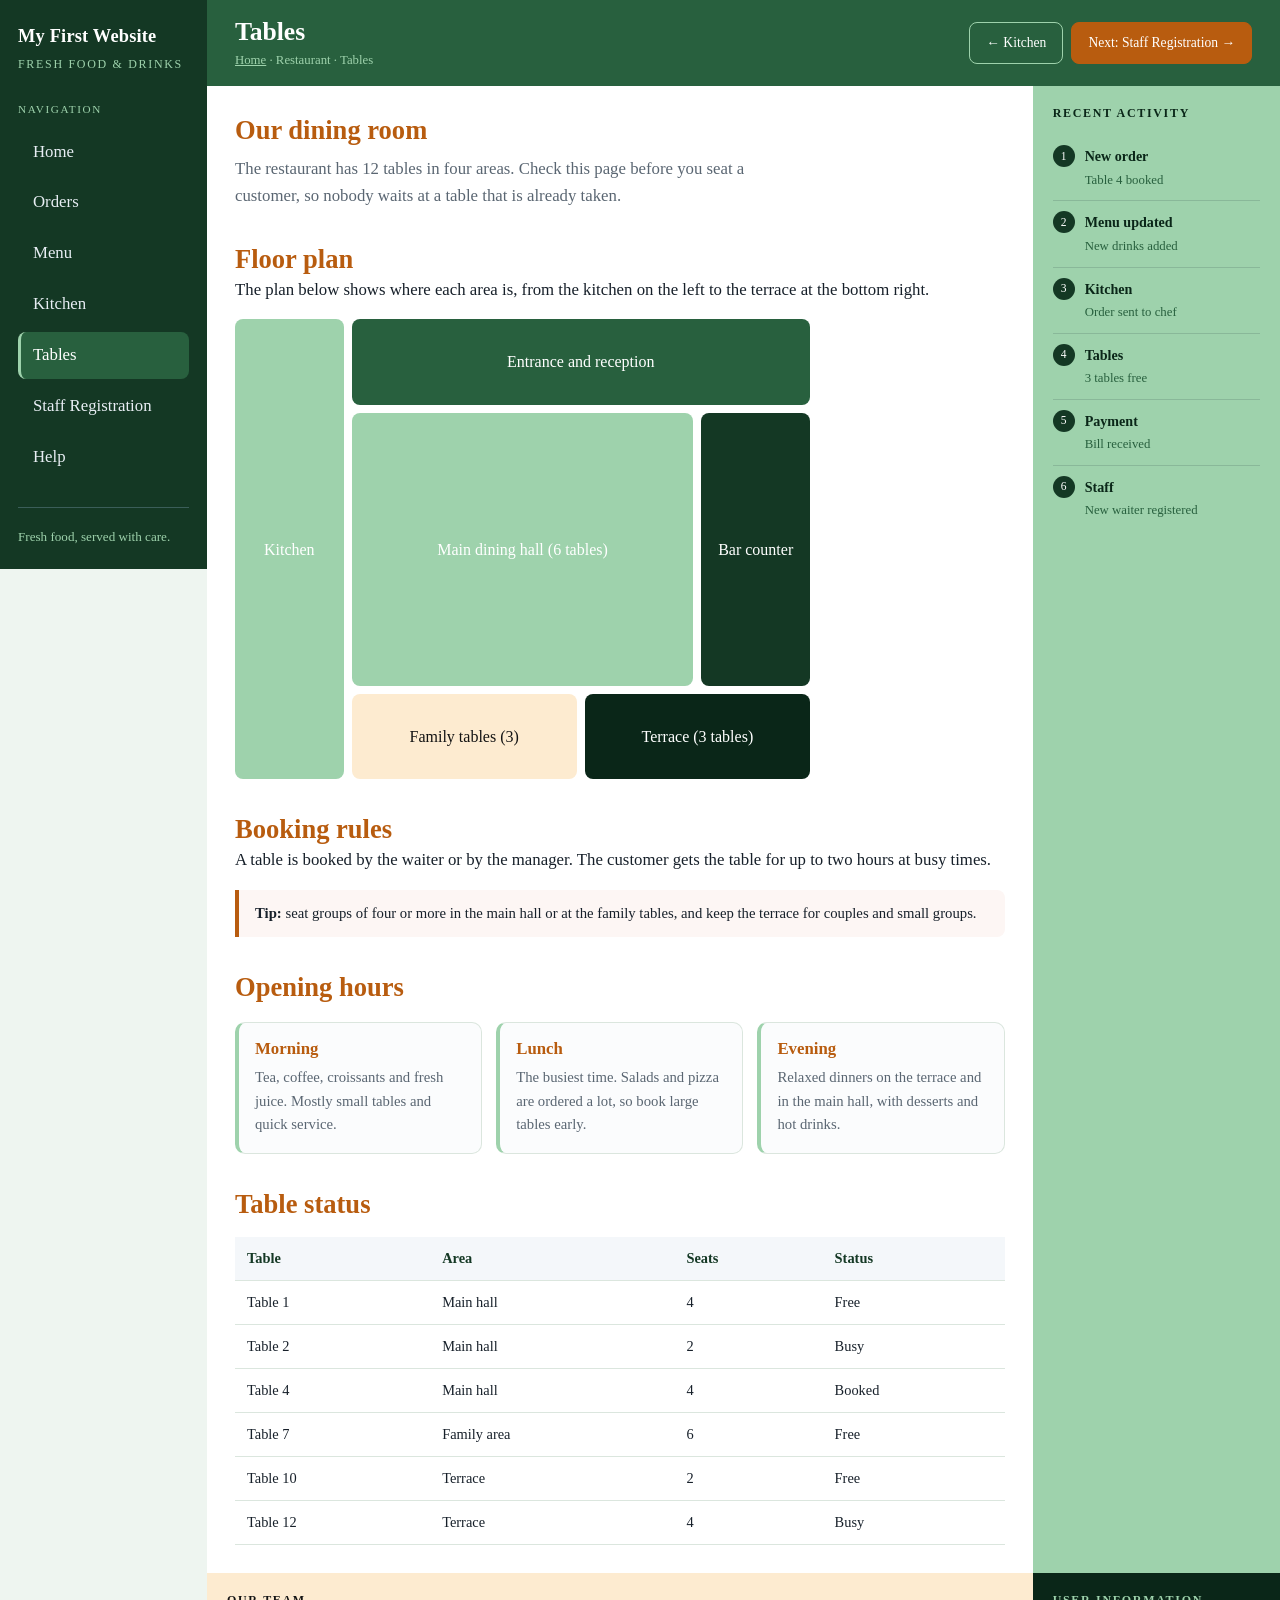
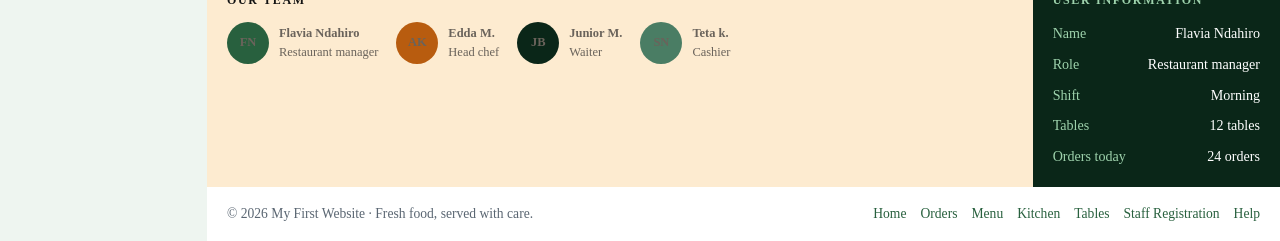
<file: grid.html>
<!doctype html>
<html lang="en">
  <head>
    <meta charset="UTF-8" />
    <meta name="viewport" content="width=device-width, initial-scale=1.0" />
    <meta name="description" content="Tables page: restaurant floor plan, table status and booking rules." />
    <title>Tables · My First Website</title>
    <link rel="stylesheet" href="css/styles.css" />
  </head>
  <body>
    <a class="skip-link" href="#main">Skip to main content</a>
    <div class="app">
      <aside class="sidebar">
        <p class="brand">My First Website<span>Fresh Food &amp; Drinks</span></p>
        <p class="nav-label">Navigation</p>
        <nav class="side-nav" aria-label="Main navigation">
          <ul>
            <li><a href="index.html">Home</a></li>
            <li><a href="dashboard.html">Orders</a></li>
            <li><a href="index2.html">Menu</a></li>
            <li><a href="flex.html">Kitchen</a></li>
            <li><a href="grid.html" aria-current="page">Tables</a></li>
            <li><a href="form.html">Staff Registration</a></li>
            <li><a href="docs.html">Help</a></li>
          </ul>
        </nav>
        <p class="side-note">Fresh food, served with care.</p>
      </aside>
      <header class="topbar">
        <div>
          <h1>Tables</h1>
          <p class="crumbs"><a href="index.html">Home</a> · Restaurant · Tables</p>
        </div>
        <div class="topbar-actions">
          <a class="btn" href="flex.html">← Kitchen</a>
          <a class="btn btn-solid" href="form.html">Next: Staff Registration →</a>
        </div>
      </header>
      <main class="main panel" id="main">
        <h2>Our dining room</h2>
        <p class="lede">The restaurant has 12 tables in four areas. Check this page before you seat a customer, so nobody waits at a table that is already taken.</p>
        <section>
          <h2>Floor plan</h2>
          <p>The plan below shows where each area is, from the kitchen on the left to the terrace at the bottom right.</p>
          <div class="grid-demo">
            <div class="div1">Kitchen</div>
            <div class="div2">Entrance and reception</div>
            <div class="div3">Main dining hall (6 tables)</div>
            <div class="div8">Bar counter</div>
            <div class="div9">Family tables (3)</div>
            <div class="div10">Terrace (3 tables)</div>
          </div>
        </section>
        <section>
          <h2>Booking rules</h2>
          <p>A table is booked by the waiter or by the manager. The customer gets the table for up to two hours at busy times.</p>
          <div class="note"><strong>Tip:</strong> seat groups of four or more in the main hall or at the family tables, and keep the terrace for couples and small groups.</div>
        </section>
        <section>
          <h2>Opening hours</h2>
          <div class="cards">
            <article class="card"><h3>Morning</h3><p>Tea, coffee, croissants and fresh juice. Mostly small tables and quick service.</p></article>
            <article class="card"><h3>Lunch</h3><p>The busiest time. Salads and pizza are ordered a lot, so book large tables early.</p></article>
            <article class="card"><h3>Evening</h3><p>Relaxed dinners on the terrace and in the main hall, with desserts and hot drinks.</p></article>
          </div>
        </section>
        <section>
          <h2>Table status</h2>
          <div class="table-wrap">
            <table>
              <thead><tr><th>Table</th><th>Area</th><th>Seats</th><th>Status</th></tr></thead>
              <tbody>
                <tr><td>Table 1</td><td>Main hall</td><td>4</td><td>Free</td></tr>
                <tr><td>Table 2</td><td>Main hall</td><td>2</td><td>Busy</td></tr>
                <tr><td>Table 4</td><td>Main hall</td><td>4</td><td>Booked</td></tr>
                <tr><td>Table 7</td><td>Family area</td><td>6</td><td>Free</td></tr>
                <tr><td>Table 10</td><td>Terrace</td><td>2</td><td>Free</td></tr>
                <tr><td>Table 12</td><td>Terrace</td><td>4</td><td>Busy</td></tr>
              </tbody>
            </table>
          </div>
        </section>
      </main>
      <section class="history">
        <h2>Recent activity</h2>
        <ol>
          <li><strong>New order</strong><span>Table 4 booked</span></li>
          <li><strong>Menu updated</strong><span>New drinks added</span></li>
          <li><strong>Kitchen</strong><span>Order sent to chef</span></li>
          <li><strong>Tables</strong><span>3 tables free</span></li>
          <li><strong>Payment</strong><span>Bill received</span></li>
          <li><strong>Staff</strong><span>New waiter registered</span></li>
        </ol>
      </section>
      <section class="profiles">
        <h2>Our team</h2>
        <ul class="avatars">
          <li><span class="avatar" aria-hidden="true">FN</span><span><b>Flavia Ndahiro</b><span>Restaurant manager</span></span></li>
          <li><span class="avatar avatar-2" aria-hidden="true">AK</span><span><b>Edda M.</b><span>Head chef</span></span></li>
          <li><span class="avatar avatar-3" aria-hidden="true">JB</span><span><b>Junior M.</b><span>Waiter</span></span></li>
          <li><span class="avatar avatar-4" aria-hidden="true">SN</span><span><b>Teta k.</b><span>Cashier</span></span></li>
        </ul>
      </section>
      <section class="userinfo">
        <h2>User information</h2>
        <dl>
          <dt>Name</dt><dd>Flavia Ndahiro</dd>
          <dt>Role</dt><dd>Restaurant manager</dd>
          <dt>Shift</dt><dd>Morning</dd>
          <dt>Tables</dt><dd>12 tables</dd>
          <dt>Orders today</dt><dd>24 orders</dd>
        </dl>
      </section>
      <footer class="footer">
        <p>© 2026 My First Website · Fresh food, served with care.</p>
        <nav aria-label="Footer navigation">
          <a href="index.html">Home</a>
          <a href="dashboard.html">Orders</a>
          <a href="index2.html">Menu</a>
          <a href="flex.html">Kitchen</a>
          <a href="grid.html">Tables</a>
          <a href="form.html">Staff Registration</a>
          <a href="docs.html">Help</a>
        </nav>
      </footer>
    </div>
  </body>
</html>
</file>
<file: css/styles.css>
/* ==========================================================================
   My First Website — shared stylesheets
   One dashboard shell (from the grid lesson) reused by every page.
   HTML + CSS only. No JavaScript.
   ========================================================================== */

/* --------------------------------------------------------------------------
   1. Design tokens
   -------------------------------------------------------------------------- */
:root {
  /* palette */
  --navy-900: rgb(10, 38, 24);     /* darkest: user box, code blocks */
  --navy-800: rgb(20, 56, 36);     /* sidebar */
  --navy-600: rgb(40, 96, 62);     /* top bar, hover states */
  --blue-300: rgb(158, 210, 172);  /* light accent, history panel */
  --cream: #fdebd0;                /* profile panel */
  --brown: #b85c0f;                /* buttons, headings, highlights */

  --ink: #17202a;
  --ink-soft: #5a6672;
  --line: #dbe6de;
  --surface: #ffffff;
  --page: #eef5f0;                 /* background behind the cards */
  /* ...keep the layout and font lines below unchanged... */
}

/* --------------------------------------------------------------------------
   2. Reset / base
   -------------------------------------------------------------------------- */
* {
  margin: 0;
  padding: 0;
  box-sizing: border-box;
}

html {
  -webkit-text-size-adjust: 100%;
}

body {
  min-height: 100vh;
  font-family: var(--font);
  font-size: clamp(0.95rem, 0.9rem + 0.2vw, 1.05rem);
  line-height: 1.6;
  color: var(--ink);
  background-color: var(--page);
}

img {
  max-width: 100%;
  display: block;
}

a {
  color: var(--navy-600);
}

h1,
h2,
h3 {
  line-height: 1.25;
  text-wrap: balance;
}

.skip-link {
  position: absolute;
  left: -9999px;  
  top: 0;
  z-index: 10;
  background-color: var(--brown);
  color: #fff;
  padding: 10px 16px;
  border-radius: 0 0 8px 0;
  text-decoration: none;
}

.skip-link:focus {
  left: 0;
}

:focus-visible {
  outline: 3px solid var(--brown);
  outline-offset: 2px;
}

.app {
  display: grid;
  gap: var(--gap);
  padding: var(--gap);
  min-height: 100vh;
  grid-template-columns: var(--side-w) 1fr 1fr var(--aside-w);
  grid-template-rows: auto 1fr auto auto;
  grid-template-areas:
    "side  nav   nav   nav"
    "side  main  main  hist"
    "side  prof  prof  user"
    "side  foot  foot  foot";
}

.sidebar  { grid-area: side; }
.topbar   { grid-area: nav; }
.main     { grid-area: main; }
.history  { grid-area: hist; }
.profiles { grid-area: prof; }
.userinfo { grid-area: user; }
.footer   { grid-area: foot; }

/* Shared panel look */
.panel {
  background-color: var(--surface);
  border-radius: var(--radius);
  box-shadow: var(--shadow);
  padding: clamp(16px, 1rem + 1vw, 28px);
  min-width: 0; /* lets grid children shrink instead of overflowing */
}

.sidebar {
  background-color: var(--navy-800);
  color: #fff;
  border-radius: var(--radius);
  padding: 22px 18px;
  box-shadow: var(--shadow);
  /* stays put while the main column scrolls */
  position: sticky;
  top: var(--gap);
  align-self: start;
  max-height: calc(100vh - (var(--gap) * 2));
  overflow-y: auto;
}

.sidebar .brand {
  font-size: 1.15rem;
  font-weight: 600;
  letter-spacing: 0.01em;
  color: #fff;
}

.sidebar .brand span {
  display: block;
  font-size: 0.75rem;
  font-weight: 400;
  text-transform: uppercase;
  letter-spacing: 0.14em;
  color: var(--blue-300);
  margin-top: 4px;
}

.sidebar .nav-label {
  font-size: 0.7rem;
  text-transform: uppercase;
  letter-spacing: 0.14em;
  color: var(--blue-300);
  margin: 26px 0 10px;
}

.side-nav ul {
  list-style: none;
  display: flex;
  flex-direction: column;
  gap: 4px;
}

.side-nav a {
  display: block;
  padding: 10px 12px;
  border-radius: 8px;
  color: #e8eef4;
  text-decoration: none;
  font-weight: 500;
  border-left: 3px solid transparent;
}

.side-nav a:hover {
  background-color: var(--navy-600);
  color: #fff;
}

.side-nav a[aria-current="page"] {
  background-color: var(--navy-600);
  border-left-color: var(--blue-300);
  color: #fff;
}

.sidebar .side-note {
  margin-top: 26px;
  padding-top: 18px;
  border-top: 1px solid rgba(148, 183, 213, 0.3);
  font-size: 0.82rem;
  color: var(--blue-300);
}

.topbar {
  background-color: var(--navy-600);
  color: #fff;
  border-radius: var(--radius);
  box-shadow: var(--shadow);
  padding: 16px clamp(16px, 1rem + 1vw, 28px);
  display: flex;
  flex-wrap: wrap;
  align-items: center;
  justify-content: space-between;
  gap: 12px;
}

.topbar h1 {
  font-size: clamp(1.1rem, 1rem + 0.8vw, 1.6rem);
  font-weight: 600;
}

.topbar .crumbs {
  font-size: 0.8rem;
  color: var(--blue-300);
  margin-top: 2px;
}

.topbar .crumbs a {
  color: var(--blue-300);
}

.topbar-actions {
  display: flex;
  flex-wrap: wrap;
  gap: 8px;
}

.btn {
  display: inline-block;
  padding: 9px 16px;
  border-radius: 8px;
  border: 1px solid var(--blue-300);
  background-color: transparent;
  color: #fff;
  text-decoration: none;
  font: inherit;
  font-size: 0.85rem;
  font-weight: 500;
  cursor: pointer;
}

.btn:hover {
  background-color: var(--blue-300);
  color: var(--navy-900);
}

.btn-solid {
  background-color: var(--brown);
  border-color: var(--brown);
  color: #fff;
}

.btn-solid:hover {
  background-color: #fff;
  color: var(--brown);
  border-color: #fff;
}

.main h2 {
  color: var(--brown);
  font-size: clamp(1.25rem, 1.1rem + 0.7vw, 1.7rem);
}

.main > h2 + p,
.main .lede {
  color: var(--ink-soft);
  margin-top: 8px;
  max-width: 62ch;
}

.main section {
  margin-top: 34px;
}

.main h3 {
  color: var(--navy-800);
  font-size: 1.05rem;
  margin-top: 24px;
  margin-bottom: 6px;
}

.main p + p {
  margin-top: 10px;
}

.main ul,
.main ol {
  margin: 10px 0 0 1.2em;
}

.main li + li {
  margin-top: 4px;
}

.cards {
  display: grid;
  grid-template-columns: repeat(auto-fit, minmax(230px, 1fr));
  gap: 14px;
  margin-top: 18px;
}

.card {
  border: 1px solid var(--line);
  border-left: 4px solid var(--blue-300);
  border-radius: 10px;
  padding: 16px;
  background-color: #fbfcfd;
}

.card h3 {
  color: var(--brown);
  margin-top: 0;
  margin-bottom: 6px;
}

.card p {
  font-size: 0.92rem;
  color: var(--ink-soft);
}

.card a {
  display: inline-block;
  margin-top: 10px;
  font-size: 0.85rem;
  font-weight: 600;
  color: var(--navy-600);
}

/* Small stat tiles */
.stats {
  display: grid;
  grid-template-columns: repeat(auto-fit, minmax(140px, 1fr));
  gap: 12px;
  margin-top: 18px;
}

.stat {
  background-color: var(--navy-800);
  color: #fff;
  border-radius: 10px;
  padding: 14px 16px;
}

.stat b {
  display: block;
  font-size: 1.6rem;
  line-height: 1.2;
}

.stat span {
  font-size: 0.75rem;
  text-transform: uppercase;
  letter-spacing: 0.1em;
  color: var(--blue-300);
}

/* Code snippets inside lessons */
code {
  font-family: ui-monospace, "SFMono-Regular", Menlo, Consolas, monospace;
  font-size: 0.88em;
  background-color: #f1f4f7;
  border: 1px solid var(--line);
  border-radius: 4px;
  padding: 1px 5px;
}

pre {
  margin-top: 12px;
  background-color: var(--navy-900);
  color: #dce6ef;
  border-radius: 10px;
  padding: 14px 16px;
  overflow-x: auto; /* long lines scroll instead of breaking the layout */
}

pre code {
  background: none;
  border: 0;
  padding: 0;
  color: inherit;
  font-size: 0.85rem;
}

.note {
  margin-top: 16px;
  border-left: 4px solid var(--brown);
  background-color: #fdf6f4;
  border-radius: 0 8px 8px 0;
  padding: 12px 16px;
  font-size: 0.92rem;
}

.table-wrap {
  overflow-x: auto; /* tables are the one thing allowed to be wider */
  margin-top: 16px;
}

table {
  border-collapse: collapse;
  width: 100%;
  min-width: 420px;
  font-size: 0.9rem;
}

th,
td {
  text-align: left;
  padding: 10px 12px;
  border-bottom: 1px solid var(--line);
}

th {
  background-color: #f4f7fa;
  color: var(--navy-800);
}

.history {
  background-color: var(--blue-300);
  color: var(--navy-900);
  border-radius: var(--radius);
  box-shadow: var(--shadow);
  padding: 20px;
}

.history h2,
.profiles h2,
.userinfo h2 {
  font-size: 0.75rem;
  text-transform: uppercase;
  letter-spacing: 0.14em;
  margin-bottom: 14px;
}

.history ol {
  list-style: none;
  counter-reset: hist;
}

.history li {
  counter-increment: hist;
  position: relative;
  padding: 10px 0 10px 32px;
  border-bottom: 1px solid rgba(15, 35, 52, 0.15);
  font-size: 0.88rem;
}

.history li:last-child {
  border-bottom: 0;
}

.history li::before {
  content: counter(hist);
  position: absolute;
  left: 0;
  top: 10px;
  width: 22px;
  height: 22px;
  border-radius: 50%;
  background-color: var(--navy-800);
  color: #fff;
  font-size: 0.72rem;
  display: grid;
  place-items: center;
}

.history li strong {
  display: block;
  color: var(--navy-900);
}

.history li span {
  color: var(--navy-600);
  font-size: 0.8rem;
}

.profiles {
  background-color: var(--cream);
  color: rgb(19, 19, 19);
  border-radius: var(--radius);
  box-shadow: var(--shadow);
  padding: 20px;
}

.avatars {
  list-style: none;
  display: flex;
  flex-wrap: wrap;
  gap: 18px;
}

.avatars li {
  display: flex;
  align-items: center;
  gap: 10px;
  font-size: 0.85rem;
}

.avatar {
  width: 42px;
  height: 42px;
  flex: 0 0 42px;
  border-radius: 50%;
  display: grid;
  place-items: center;
  color: #fff;
  font-weight: 600;
  font-size: 0.85rem;
  background-color: var(--navy-600);
}

.avatar-2 { background-color: var(--brown); }
.avatar-3 { background-color: var(--navy-900); }
.avatar-4 { background-color: #4a7d64; }

.avatars li b {
  display: block;
  font-weight: 600;
}

.avatars li span {
  color: #6a635b;
  font-size: 0.78rem;
}

.userinfo {
  background-color: var(--navy-900);
  color: #fff;
  border-radius: var(--radius);
  box-shadow: var(--shadow);
  padding: 20px;
}

.userinfo h2 {
  color: var(--blue-300);
}

.userinfo dl {
  display: grid;
  grid-template-columns: auto 1fr;
  gap: 8px 16px;
  font-size: 0.88rem;
}

.userinfo dt {
  color: var(--blue-300);
}

.userinfo dd {
  text-align: right;
  overflow-wrap: anywhere;
}

.footer {
  background-color: var(--surface);
  border-radius: var(--radius);
  box-shadow: var(--shadow);
  padding: 16px 20px;
  display: flex;
  flex-wrap: wrap;
  gap: 8px 20px;
  align-items: center;
  justify-content: space-between;
  font-size: 0.85rem;
  color: var(--ink-soft);
}

.footer nav {
  display: flex;
  flex-wrap: wrap;
  gap: 14px;
}

.footer a {
  color: var(--navy-600);
  text-decoration: none;
}

.footer a:hover {
  text-decoration: underline;
}

.form-container {
  border: 1px solid var(--line);
  border-radius: 12px;
  box-shadow: var(--shadow);
  padding: clamp(16px, 1rem + 1vw, 26px);
  margin-top: 18px;
  background-color: #fbfcfd;
}

.form-row {
  display: grid;
  grid-template-columns: repeat(auto-fit, minmax(230px, 1fr));
  gap: 0 16px;
}

.form-group {
  padding: 8px 0;
}

.form-group label {
  display: block;
  margin-bottom: 6px;
  font-size: 0.88rem;
  font-weight: 500;
  color: var(--navy-800);
}

.form-group input,
.form-group select,
.form-group textarea {
  width: 100%;
  padding: 10px;
  font: inherit;
  font-size: 0.92rem;
  color: var(--ink);
  border: 1px solid #ccc;
  border-radius: 6px;
  background-color: #fff;
}

.form-group select {
  cursor: pointer;
}

.form-group textarea {
  min-height: 120px;
  resize: vertical;
}

.form-group input:focus,
.form-group select:focus,
.form-group textarea:focus {
  border-color: var(--brown);
  outline: 2px solid rgba(165, 42, 42, 0.25);
  outline-offset: 0;
}

.form-group .hint {
  display: block;
  margin-top: 4px;
  font-size: 0.78rem;
  color: var(--ink-soft);
}

fieldset {
  border: 1px solid #ccc;
  padding: 12px 14px;
  margin: 8px 0;
  border-radius: 6px;
}

legend {
  padding: 0 6px;
  font-size: 0.88rem;
  font-weight: 500;
  color: var(--navy-800);
}

.radio-row {
  display: flex;
  flex-wrap: wrap;
  gap: 10px 22px;
}

.radio-row label {
  display: flex;
  align-items: center;
  gap: 7px;
  margin: 0;
  font-weight: 400;
  cursor: pointer;
}

.radio-row input {
  width: auto;
  margin: 0;
  accent-color: var(--brown);
  cursor: pointer;
}

.form-btn {
  display: flex;
  flex-wrap: wrap;
  gap: 12px;
  margin-top: 18px;
}

.form-btn button {
  padding: 11px 22px;
  font: inherit;
  font-weight: 500;
  border: 1px solid var(--brown);
  border-radius: 6px;
  background-color: var(--brown);
  color: #fff;
  cursor: pointer;
}

.form-btn button:hover {
  background-color: #fff;
  color: var(--brown);
}

.form-btn button[type="reset"] {
  background-color: transparent;
  color: var(--brown);
}

.form-btn button[type="reset"]:hover {
  background-color: var(--brown);
  color: #fff;
}

.flex-demo {
  display: flex;
  justify-content: space-evenly;
  align-items: center;
  align-content: stretch;
  flex-wrap: wrap;
  gap: 20px;
  min-height: 240px;
  margin-top: 16px;
  padding: 16px;
  border: 1px dashed var(--blue-300);
  border-radius: 10px;
  background-color: #f7fafc;
}

.flex-demo .child {
  width: 50px;
  height: 50px;
  padding: 10px;
  display: grid;
  place-items: center;
  background-color: var(--brown);
  color: rgb(252, 249, 249);
  border-radius: 6px;
  font-weight: 600;
}

/* The second child is the one being experimented on. */
.flex-demo .child:nth-child(2) {
  background-color: var(--navy-600);
  order: 2;
  flex: 1 1 100px;
  align-self: center;
}

/* --- Grid demo: the dashboard sketch this whole site is built from --- */
.grid-demo {
  display: grid;
  grid-template-columns: repeat(5, 1fr);
  grid-template-rows: repeat(5, 1fr);
  gap: 8px;
  aspect-ratio: 5 / 4;
  max-height: 460px;
  margin-top: 16px;
}

.grid-demo > div {
  align-content: center;
  text-align: center;
  color: #fff;
  font-size: clamp(0.7rem, 0.6rem + 0.5vw, 1rem);
  font-weight: 500;
  border-radius: 8px;
  padding: 6px;
}

.grid-demo .div1 {
  grid-row: span 5 / span 5;
  background-color: var(--blue-300);
}

.grid-demo .div2 {
  grid-column: span 4 / span 4;
  background-color: var(--navy-600);
}

.grid-demo .div3 {
  grid-column: span 3 / span 3;
  grid-row: span 3 / span 3;
  grid-column-start: 2;
  grid-row-start: 2;
  background-color: var(--blue-300);
}

.grid-demo .div8 {
  grid-row: span 3 / span 3;
  grid-column-start: 5;
  grid-row-start: 2;
  background-color: var(--navy-800);
}

.grid-demo .div9 {
  grid-column: span 2 / span 2;
  grid-column-start: 2;
  grid-row-start: 5;
  background-color: var(--cream);
  color: rgb(19, 19, 19);
}

.grid-demo .div10 {
  grid-column: span 2 / span 2;
  grid-column-start: 4;
  grid-row-start: 5;
  background-color: var(--navy-900);
}

.selector-demo {
  margin-top: 16px;
  border: 1px dashed var(--blue-300);
  border-radius: 10px;
  padding: 16px;
  background-color: #f7fafc;
}

.selector-demo .demo-card {
  border: 1px solid var(--line);
  border-radius: 8px;
  padding: 14px;
  background-color: #fff;
}

/* every <p> inside .demo-card, however deeply nested */
.selector-demo .demo-card p {
  color: var(--brown);
  font-weight: 600;
}

.selector-demo .demo-card > div {
  margin-top: 10px;
  padding-left: 14px;
  border-left: 3px solid var(--blue-300);
}

.selector-demo h3 {
  margin-top: 18px;
}

/* only the <p> immediately after the h3 */
.selector-demo h3 + p {
  background-color: var(--cream);
  border-radius: 6px;
  padding: 8px 10px;
  font-weight: 600;
}

.selector-demo > p {
  margin-top: 8px;
}

.toc {
  margin-top: 18px;
  border: 1px solid var(--line);
  border-radius: 10px;
  padding: 18px 20px;
  background-color: #f7fafc;
}

.toc h3 {
  margin-top: 0;
  font-size: 0.75rem;
  text-transform: uppercase;
  letter-spacing: 0.14em;
  color: var(--ink-soft);
  margin-bottom: 10px;
}

.toc ol {
  margin: 0 0 0 1.2em;
  columns: 2;
  column-gap: 30px;
}

.toc li {
  margin: 0 0 4px;
  break-inside: avoid;
}

.toc a {
  color: var(--navy-600);
  text-decoration: none;
}

.toc a:hover {
  text-decoration: underline;
}

/* Section headings in the docs get a rule above them so the long page
   still has visible joints when you scroll. */
.doc-section {
  border-top: 1px solid var(--line);
  padding-top: 26px;
}

/* Anchor targets clear the sticky sidebar when jumped to. */
.doc-section h2 {
  scroll-margin-top: 20px;
}

.filetree {
  margin-top: 14px;
  white-space: pre;
  background-color: var(--navy-900);
  color: #dce6ef;
  border-radius: 10px;
  padding: 16px 18px;
  overflow-x: auto;
  font-family: ui-monospace, "SFMono-Regular", Menlo, Consolas, monospace;
  font-size: 0.85rem;
  line-height: 1.8;
}

.filetree b {
  color: var(--blue-300);
  font-weight: 600;
}

.filetree i {
  color: #8ba2b5;
  font-style: normal;
}

/* Two-column definition list used for "property → meaning" explanations. */
.defs {
  margin-top: 14px;
  display: grid;
  grid-template-columns: minmax(140px, max-content) 1fr;
  gap: 10px 20px;
  font-size: 0.93rem;
}

.defs dt {
  font-family: ui-monospace, "SFMono-Regular", Menlo, Consolas, monospace;
  font-size: 0.86rem;
  color: var(--navy-800);
  font-weight: 600;
}

.defs dd {
  color: var(--ink-soft);
}

@media (max-width: 620px) {
  .toc ol {
    columns: 1;
  }

  .defs {
    grid-template-columns: 1fr;
    gap: 2px 0;
  }

  .defs dd {
    margin-bottom: 10px;
  }
}

.intro-page {
  background-color: var(--surface);
}

/* One centred column that every band shares. */
.wrap {
  width: min(960px, 100% - 40px);
  margin-inline: auto;
}

.intro-header {
  background-color: var(--navy-800);
  color: #fff;
  padding: 16px 0;
}

.intro-header .wrap {
  display: flex;
  flex-wrap: wrap;
  align-items: center;
  justify-content: space-between;
  gap: 10px 20px;
}

.intro-header .brand {
  font-weight: 600;
  font-size: 1.05rem;
}

.intro-header .brand span {
  color: var(--blue-300);
  font-weight: 400;
}

.intro-nav {
  display: flex;
  flex-wrap: wrap;
  gap: 6px;
}

.intro-nav a {
  color: #e8eef4;
  text-decoration: none;
  padding: 7px 12px;
  border-radius: 7px;
  font-size: 0.9rem;
}

.intro-nav a:hover,
.intro-nav a[aria-current="page"] {
  background-color: var(--navy-600);
  color: #fff;
}

.hero {
  background: linear-gradient(160deg, var(--navy-900), var(--navy-600));
  color: #fff;
  padding: clamp(48px, 6vw, 90px) 0;
}

.hero .eyebrow {
  text-transform: uppercase;
  letter-spacing: 0.16em;
  font-size: 0.75rem;
  color: var(--blue-300);
  margin-bottom: 14px;
}

.hero h1 {
  font-size: clamp(1.9rem, 1.3rem + 3vw, 3.2rem);
  font-weight: 700;
  max-width: 18ch;
}

.hero p {
  margin-top: 18px;
  max-width: 58ch;
  font-size: clamp(1rem, 0.95rem + 0.3vw, 1.15rem);
  color: #d5e2ee;
}

.hero-actions {
  display: flex;
  flex-wrap: wrap;
  gap: 12px;
  margin-top: 30px;
}

.hero-actions .btn {
  padding: 12px 22px;
  font-size: 0.95rem;
}

/* --- Content bands --- */
.band {
  padding: clamp(40px, 5vw, 70px) 0;
}

.band-tint {
  background-color: var(--page);
}

.band h2 {
  font-size: clamp(1.4rem, 1.2rem + 1vw, 2rem);
  color: var(--brown);
}

.band > .wrap > p {
  margin-top: 10px;
  max-width: 62ch;
  color: var(--ink-soft);
}

.intro-grid {
  display: grid;
  grid-template-columns: repeat(auto-fit, minmax(250px, 1fr));
  gap: 18px;
  margin-top: 28px;
}

/* A whole card is the link, so the tap target is the full box. */
.intro-card {
  display: block;
  background-color: var(--surface);
  border: 1px solid var(--line);
  border-radius: 12px;
  padding: 22px;
  text-decoration: none;
  color: inherit;
  box-shadow: var(--shadow);
}

.intro-card:hover {
  border-color: var(--blue-300);
  box-shadow: 0 6px 22px rgba(15, 35, 52, 0.12);
}

.intro-card .num {
  display: inline-grid;
  place-items: center;
  width: 34px;
  height: 34px;
  border-radius: 9px;
  background-color: var(--navy-800);
  color: #fff;
  font-size: 0.85rem;
  font-weight: 600;
  margin-bottom: 12px;
}

.intro-card h3 {
  color: var(--navy-800);
  font-size: 1.05rem;
  margin-bottom: 6px;
}

.intro-card p {
  font-size: 0.92rem;
  color: var(--ink-soft);
}

.intro-card .go {
  display: inline-block;
  margin-top: 12px;
  font-size: 0.85rem;
  font-weight: 600;
  color: var(--brown);
}

/* Numbered "how it is built" steps */
.steps {
  list-style: none;
  counter-reset: step;
  margin-top: 26px;
  display: grid;
  gap: 16px;
}

.steps li {
  counter-increment: step;
  position: relative;
  padding-left: 56px;
  min-height: 38px;
}

.steps li::before {
  content: counter(step);
  position: absolute;
  left: 0;
  top: 0;
  width: 38px;
  height: 38px;
  border-radius: 50%;
  background-color: var(--brown);
  color: #fff;
  font-weight: 600;
  display: grid;
  place-items: center;
}

.steps li b {
  display: block;
  color: var(--navy-800);
}

.steps li span {
  color: var(--ink-soft);
  font-size: 0.94rem;
}

.intro-footer {
  background-color: var(--navy-900);
  color: #c9d7e4;
  padding: 26px 0;
  font-size: 0.88rem;
}

.intro-footer .wrap {
  display: flex;
  flex-wrap: wrap;
  gap: 10px 24px;
  align-items: center;
  justify-content: space-between;
}

.intro-footer nav {
  display: flex;
  flex-wrap: wrap;
  gap: 16px;
}

.intro-footer a {
  color: var(--blue-300);
  text-decoration: none;
}

.intro-footer a:hover {
  text-decoration: underline;
}

@media (max-width: 1180px) {
  :root {
    --side-w: 210px;
  }

  .app {
    grid-template-columns: var(--side-w) 1fr 1fr;
    grid-template-rows: auto auto auto auto auto;
    grid-template-areas:
      "side  nav   nav"
      "side  main  main"
      "side  hist  hist"
      "side  prof  user"
      "side  foot  foot";
  }

  .history ol {
    display: grid;
    grid-template-columns: repeat(auto-fit, minmax(220px, 1fr));
    gap: 0 20px;
  }
}

/* Tablet portrait and phones: one column, sidebar becomes a nav strip. */
@media (max-width: 860px) {
  .app {
    grid-template-columns: minmax(0, 1fr);
    grid-template-rows: none;
    grid-template-areas:
      "nav"
      "side"
      "main"
      "hist"
      "prof"
      "user"
      "foot";
  }

  .sidebar {
    position: static;
    max-height: none;
    overflow: visible;
    padding: 16px;
  }

  .sidebar .brand,
  .sidebar .side-note {
    display: none;
  }

  .sidebar .nav-label {
    margin: 0 0 10px;
  }

  /* Horizontal, swipeable pill nav — still just HTML and CSS. */
  .side-nav ul {
    flex-direction: row;
    gap: 8px;
    overflow-x: auto;
    padding-bottom: 4px;
  }

  .side-nav a {
    white-space: nowrap;
    border-left: 0;
    border-bottom: 3px solid transparent;
    padding: 8px 14px;
  }

  .side-nav a[aria-current="page"] {
    border-left: 0;
    border-bottom-color: var(--blue-300);
  }

  .topbar {
    flex-direction: column;
    align-items: flex-start;
  }

  .userinfo dd {
    text-align: left;
  }

  .footer {
    flex-direction: column;
    align-items: flex-start;
  }
}

@media (max-width: 560px) {
  :root {
    --gap: 10px;
  }

  .grid-demo {
    aspect-ratio: auto;
    max-height: none;
    grid-template-columns: 1fr;
    grid-template-rows: none;
  }

  /* On a phone the demo boxes simply stack in source order. */
  .grid-demo > div {
    grid-column: auto !important;
    grid-row: auto !important;
    grid-column-start: auto !important;
    grid-row-start: auto !important;
    min-height: 58px;
  }

  .topbar-actions .btn {
    width: 100%;
    text-align: center;
  }

  .form-btn button {
    flex: 1 1 100%;
  }
}

/* Respect the reader's motion preference. */
@media (prefers-reduced-motion: reduce) {
  * {
    transition: none !important;
    animation: none !important;
  }
}

@media print {
  .sidebar,
  .topbar-actions,
  .history,
  .profiles,
  .userinfo {
    display: none;
  }

  .app {
    display: block;
    padding: 0;
  }

  .panel {
    box-shadow: none;
  }
}
</file>
